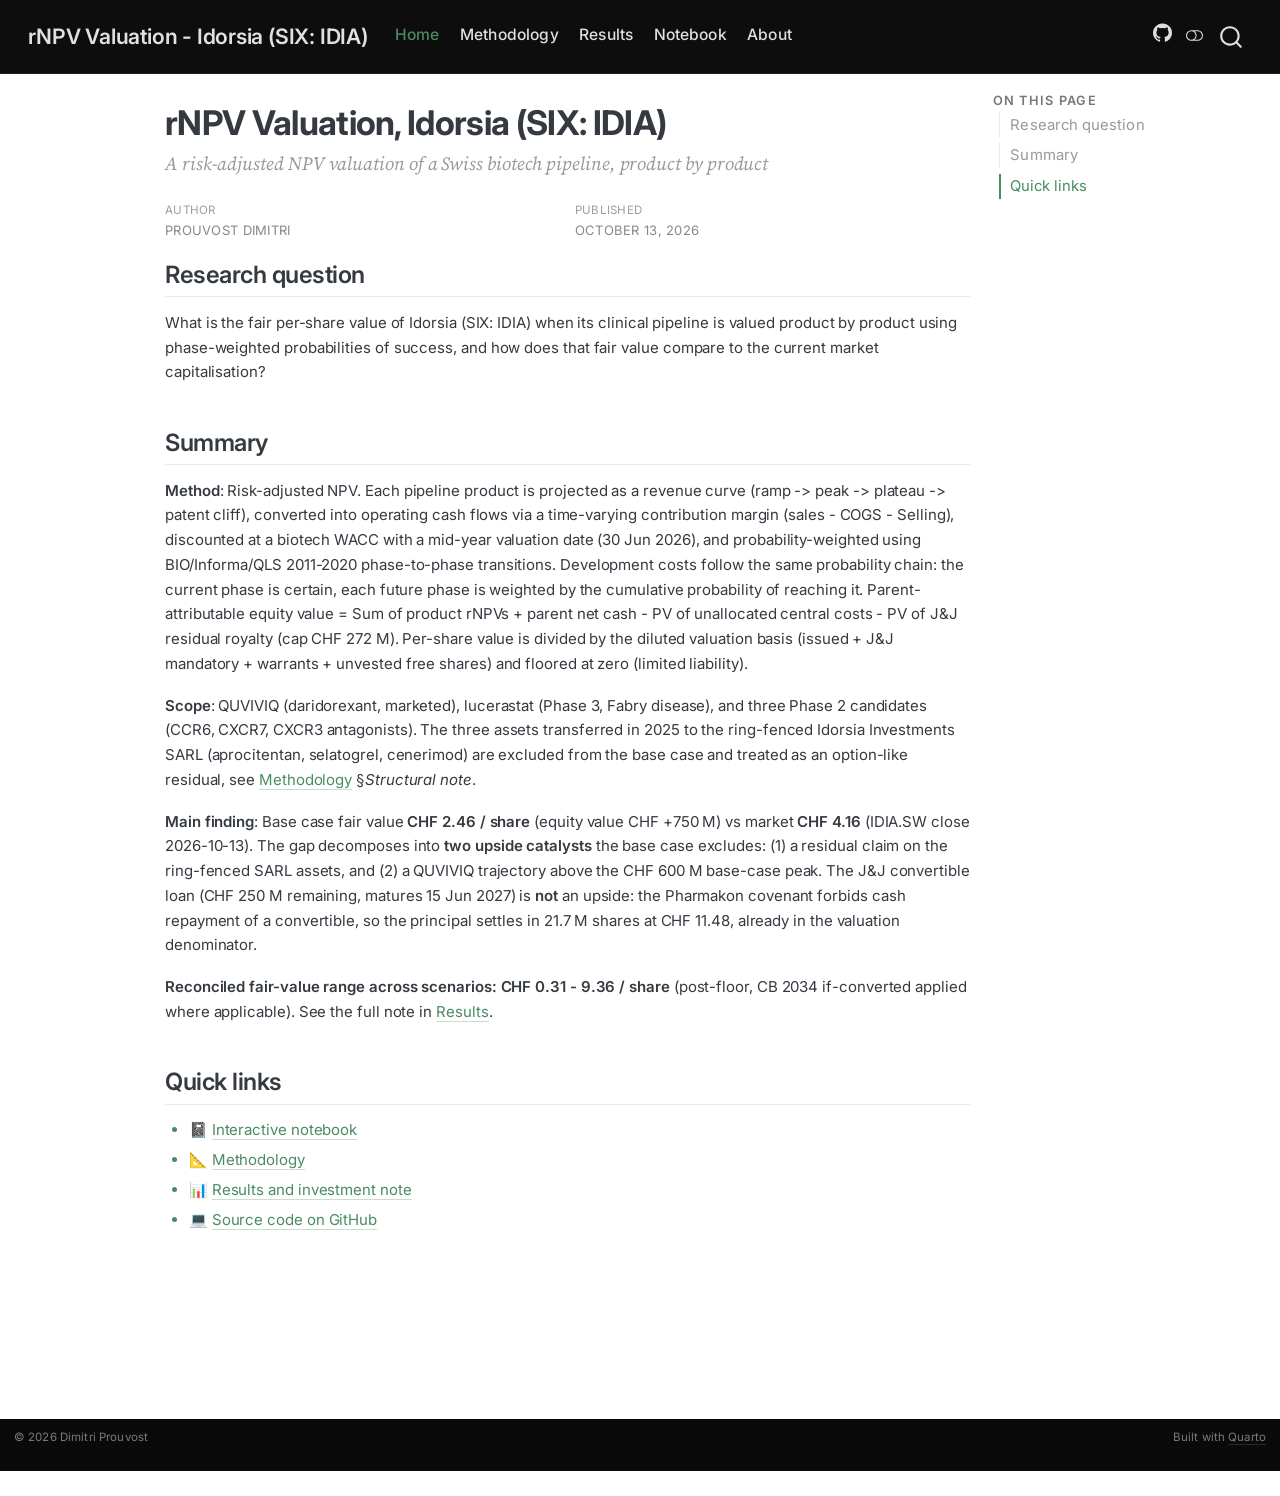
<file: index.html>
<!DOCTYPE html>
<html xmlns="http://www.w3.org/1999/xhtml" lang="en" xml:lang="en"><head>

<meta charset="utf-8">
<meta name="generator" content="quarto-1.10.19">

<meta name="viewport" content="width=device-width, initial-scale=1.0, user-scalable=yes">

<meta name="author" content="PROUVOST Dimitri">
<meta name="dcterms.date" content="2026-10-13">

<title>rNPV Valuation, Idorsia (SIX: IDIA) – rNPV Valuation - Idorsia (SIX: IDIA)</title>
<style>
/* Default styles provided by pandoc.
** See https://pandoc.org/MANUAL.html#variables-for-html for config info.
*/
span.smallcaps{font-variant: small-caps;}
div.columns{display: flex; gap: 1.5em;}
div.column{flex: auto;}
@media screen {
div.columns{gap: min(4vw, 1.5em);}
div.column{overflow-x: auto;}
}
div.hanging-indent{margin-left: 1.5em; text-indent: -1.5em;}
ul.task-list{list-style: none;}
ul.task-list li input[type="checkbox"] {
  width: 0.8em;
  margin: 0 0.8em 0.2em -1em; /* quarto-specific, see https://github.com/quarto-dev/quarto-cli/issues/4556 */ 
  vertical-align: middle;
}
</style>


<script src="site_libs/quarto-nav/quarto-nav.js"></script>
<script src="site_libs/quarto-nav/headroom.min.js"></script>
<script src="site_libs/clipboard/clipboard.min.js"></script>
<script src="site_libs/quarto-search/autocomplete.umd.js"></script>
<script src="site_libs/quarto-search/fuse.min.js"></script>
<script src="site_libs/quarto-search/quarto-search.js"></script>
<meta name="quarto:offset" content="./">
<script src="site_libs/quarto-html/quarto.js" type="module"></script>
<script src="site_libs/quarto-html/tabsets/tabsets.js" type="module"></script>
<script src="site_libs/quarto-html/popper.min.js"></script>
<script src="site_libs/quarto-html/tippy.umd.min.js"></script>
<script src="site_libs/quarto-html/anchor.min.js"></script>
<link href="site_libs/quarto-html/tippy.css" rel="stylesheet">
<link href="site_libs/quarto-html/quarto-syntax-highlighting-bf27225e3a48a9273f3daa8f8e829971.css" rel="stylesheet" class="quarto-color-scheme" id="quarto-text-highlighting-styles">
<link href="site_libs/quarto-html/quarto-syntax-highlighting-dark-b626d73c4c936ccc3cb08be7d45d1df6.css" rel="stylesheet" class="quarto-color-scheme quarto-color-alternate" id="quarto-text-highlighting-styles">
<link href="site_libs/quarto-html/quarto-syntax-highlighting-bf27225e3a48a9273f3daa8f8e829971.css" rel="stylesheet" class="quarto-color-scheme-extra" id="quarto-text-highlighting-styles">
<script src="site_libs/bootstrap/bootstrap.min.js"></script>
<link href="site_libs/bootstrap/bootstrap-icons.css" rel="stylesheet">
<link href="site_libs/bootstrap/bootstrap-5e1c5491ca906fac94265e6fd3dba6c2.min.css" rel="stylesheet" append-hash="true" class="quarto-color-scheme" id="quarto-bootstrap" data-mode="light">
<link href="site_libs/bootstrap/bootstrap-dark-286a6bf8a15cd314f8f5f30c28641f63.min.css" rel="stylesheet" append-hash="true" class="quarto-color-scheme quarto-color-alternate" id="quarto-bootstrap" data-mode="dark">
<link href="site_libs/bootstrap/bootstrap-5e1c5491ca906fac94265e6fd3dba6c2.min.css" rel="stylesheet" append-hash="true" class="quarto-color-scheme-extra" id="quarto-bootstrap" data-mode="light">
<script id="quarto-search-options" type="application/json">{
  "location": "navbar",
  "copy-button": false,
  "collapse-after": 3,
  "panel-placement": "end",
  "type": "overlay",
  "limit": 50,
  "keyboard-shortcut": [
    "f",
    "/",
    "s"
  ],
  "show-item-context": false,
  "language": {
    "search-no-results-text": "No results",
    "search-matching-documents-text": "matching documents",
    "search-copy-link-title": "Copy link to search",
    "search-hide-matches-text": "Hide additional matches",
    "search-more-match-text": "more match in this document",
    "search-more-matches-text": "more matches in this document",
    "search-clear-button-title": "Clear",
    "search-text-placeholder": "",
    "search-detached-cancel-button-title": "Cancel",
    "search-submit-button-title": "Submit",
    "search-label": "Search"
  }
}</script>
<style>html{ scroll-behavior: smooth; }</style>


</head>

<body class="nav-fixed quarto-light"><script id="quarto-html-before-body" type="application/javascript">
    const toggleBodyColorMode = (bsSheetEl) => {
      const mode = bsSheetEl.getAttribute("data-mode");
      const bodyEl = window.document.querySelector("body");
      if (mode === "dark") {
        bodyEl.classList.add("quarto-dark");
        bodyEl.classList.remove("quarto-light");
      } else {
        bodyEl.classList.add("quarto-light");
        bodyEl.classList.remove("quarto-dark");
      }
    }
    const toggleBodyColorPrimary = () => {
      const bsSheetEl = window.document.querySelector("link#quarto-bootstrap:not([rel=disabled-stylesheet])");
      if (bsSheetEl) {
        toggleBodyColorMode(bsSheetEl);
      }
    }
    const setColorSchemeToggle = (alternate) => {
      const toggles = window.document.querySelectorAll('.quarto-color-scheme-toggle');
      for (let i=0; i < toggles.length; i++) {
        const toggle = toggles[i];
        if (toggle) {
          if (alternate) {
            toggle.classList.add("alternate");
          } else {
            toggle.classList.remove("alternate");
          }
        }
      }
    };
    const toggleColorMode = (alternate) => {
      // Switch the stylesheets
      const primaryStylesheets = window.document.querySelectorAll('link.quarto-color-scheme:not(.quarto-color-alternate)');
      const alternateStylesheets = window.document.querySelectorAll('link.quarto-color-scheme.quarto-color-alternate');
      manageTransitions('#quarto-margin-sidebar .nav-link', false);
      if (alternate) {
        // note: dark is layered on light, we don't disable primary!
        enableStylesheet(alternateStylesheets);
        for (const sheetNode of alternateStylesheets) {
          if (sheetNode.id === "quarto-bootstrap") {
            toggleBodyColorMode(sheetNode);
          }
        }
      } else {
        disableStylesheet(alternateStylesheets);
        enableStylesheet(primaryStylesheets)
        toggleBodyColorPrimary();
      }
      manageTransitions('#quarto-margin-sidebar .nav-link', true);
      // Switch the toggles
      setColorSchemeToggle(alternate)
      // Hack to workaround the fact that safari doesn't
      // properly recolor the scrollbar when toggling (#1455)
      if (navigator.userAgent.indexOf('Safari') > 0 && navigator.userAgent.indexOf('Chrome') == -1) {
        manageTransitions("body", false);
        window.scrollTo(0, 1);
        setTimeout(() => {
          window.scrollTo(0, 0);
          manageTransitions("body", true);
        }, 40);
      }
    }
    const disableStylesheet = (stylesheets) => {
      for (let i=0; i < stylesheets.length; i++) {
        const stylesheet = stylesheets[i];
        stylesheet.rel = 'disabled-stylesheet';
      }
    }
    const enableStylesheet = (stylesheets) => {
      for (let i=0; i < stylesheets.length; i++) {
        const stylesheet = stylesheets[i];
        if(stylesheet.rel !== 'stylesheet') { // for Chrome, which will still FOUC without this check
          stylesheet.rel = 'stylesheet';
        }
      }
    }
    const manageTransitions = (selector, allowTransitions) => {
      const els = window.document.querySelectorAll(selector);
      for (let i=0; i < els.length; i++) {
        const el = els[i];
        if (allowTransitions) {
          el.classList.remove('notransition');
        } else {
          el.classList.add('notransition');
        }
      }
    }
    const isFileUrl = () => {
      return window.location.protocol === 'file:';
    }
    const hasAlternateSentinel = () => {
      let styleSentinel = getColorSchemeSentinel();
      if (styleSentinel !== null) {
        return styleSentinel === "alternate";
      } else {
        return false;
      }
    }
    const setStyleSentinel = (alternate) => {
      const value = alternate ? "alternate" : "default";
      if (!isFileUrl()) {
        window.localStorage.setItem("quarto-color-scheme", value);
      } else {
        localAlternateSentinel = value;
      }
    }
    const getColorSchemeSentinel = () => {
      if (!isFileUrl()) {
        const storageValue = window.localStorage.getItem("quarto-color-scheme");
        return storageValue != null ? storageValue : localAlternateSentinel;
      } else {
        return localAlternateSentinel;
      }
    }
    const toggleGiscusIfUsed = (isAlternate, darkModeDefault) => {
      const baseTheme = document.querySelector('#giscus-base-theme')?.value ?? 'light';
      const alternateTheme = document.querySelector('#giscus-alt-theme')?.value ?? 'dark';
      let newTheme = '';
      if(authorPrefersDark) {
        newTheme = isAlternate ? baseTheme : alternateTheme;
      } else {
        newTheme = isAlternate ? alternateTheme : baseTheme;
      }
      const changeGiscusTheme = () => {
        // From: https://github.com/giscus/giscus/issues/336
        const sendMessage = (message) => {
          const iframe = document.querySelector('iframe.giscus-frame');
          if (!iframe) return;
          iframe.contentWindow.postMessage({ giscus: message }, 'https://giscus.app');
        }
        sendMessage({
          setConfig: {
            theme: newTheme
          }
        });
      }
      const isGiscussLoaded = window.document.querySelector('iframe.giscus-frame') !== null;
      if (isGiscussLoaded) {
        changeGiscusTheme();
      }
    };
    const authorPrefersDark = false;
    const darkModeDefault = authorPrefersDark;
      document.querySelector('link#quarto-text-highlighting-styles.quarto-color-scheme-extra').rel = 'disabled-stylesheet';
      document.querySelector('link#quarto-bootstrap.quarto-color-scheme-extra').rel = 'disabled-stylesheet';
    let localAlternateSentinel = darkModeDefault ? 'alternate' : 'default';
    // Dark / light mode switch
    window.quartoToggleColorScheme = () => {
      // Read the current dark / light value
      let toAlternate = !hasAlternateSentinel();
      toggleColorMode(toAlternate);
      setStyleSentinel(toAlternate);
      toggleGiscusIfUsed(toAlternate, darkModeDefault);
      window.dispatchEvent(new Event('resize'));
    };
    // Switch to dark mode if need be
    if (hasAlternateSentinel()) {
      toggleColorMode(true);
    } else {
      toggleColorMode(false);
    }
  </script>

<div id="quarto-search-results"></div>
  <header id="quarto-header" class="headroom fixed-top">
    <nav class="navbar navbar-expand-lg " data-bs-theme="dark">
      <div class="navbar-container container-fluid">
      <div class="navbar-brand-container mx-auto">
    <a class="navbar-brand" href="./index.html">
    <span class="navbar-title">rNPV Valuation - Idorsia (SIX: IDIA)</span>
    </a>
  </div>
            <div id="quarto-search" class="" title="Search"></div>
          <button class="navbar-toggler" type="button" data-bs-toggle="collapse" data-bs-target="#navbarCollapse" aria-controls="navbarCollapse" role="menu" aria-expanded="false" aria-label="Toggle navigation" onclick="if (window.quartoToggleHeadroom) { window.quartoToggleHeadroom(); }">
  <span class="navbar-toggler-icon"></span>
</button>
          <div class="collapse navbar-collapse" id="navbarCollapse">
            <ul class="navbar-nav navbar-nav-scroll me-auto">
  <li class="nav-item">
    <a class="nav-link active" href="./index.html" aria-current="page"> 
<span class="menu-text">Home</span></a>
  </li>  
  <li class="nav-item">
    <a class="nav-link" href="./methodology.html"> 
<span class="menu-text">Methodology</span></a>
  </li>  
  <li class="nav-item">
    <a class="nav-link" href="./results.html"> 
<span class="menu-text">Results</span></a>
  </li>  
  <li class="nav-item">
    <a class="nav-link" href="./notebook.html"> 
<span class="menu-text">Notebook</span></a>
  </li>  
  <li class="nav-item">
    <a class="nav-link" href="./about.html"> 
<span class="menu-text">About</span></a>
  </li>  
</ul>
            <ul class="navbar-nav navbar-nav-scroll ms-auto">
  <li class="nav-item compact">
    <a class="nav-link" href="https://github.com/DimitriPr/rnpv-idorsia-valuation"> <i class="bi bi-github" role="img" aria-label="GitHub">
</i> 
<span class="menu-text"></span></a>
  </li>  
</ul>
          </div> <!-- /navcollapse -->
            <div class="quarto-navbar-tools">
  <a href="" class="quarto-color-scheme-toggle quarto-navigation-tool  px-1" onclick="window.quartoToggleColorScheme(); return false;" title="Toggle dark mode"><i class="bi"></i></a>
</div>
      </div> <!-- /container-fluid -->
    </nav>
</header>
<!-- content -->
<div id="quarto-content" class="quarto-container page-columns page-rows-contents page-layout-article page-navbar">
<!-- sidebar -->
<!-- margin-sidebar -->
    <div id="quarto-margin-sidebar" class="sidebar margin-sidebar">
        <nav id="TOC" role="doc-toc" class="toc-active">
    <h2 id="toc-title">On this page</h2>
   
  <ul>
  <li><a href="#research-question" id="toc-research-question" class="nav-link active" data-scroll-target="#research-question">Research question</a></li>
  <li><a href="#summary" id="toc-summary" class="nav-link" data-scroll-target="#summary">Summary</a></li>
  <li><a href="#quick-links" id="toc-quick-links" class="nav-link" data-scroll-target="#quick-links">Quick links</a></li>
  </ul>
</nav>
    </div>
<!-- main -->
<main class="content" id="quarto-document-content">


<header id="title-block-header" class="quarto-title-block default">
<div class="quarto-title">
<h1 class="title">rNPV Valuation, Idorsia (SIX: IDIA)</h1>
<p class="subtitle lead">A risk-adjusted NPV valuation of a Swiss biotech pipeline, product by product</p>
</div>



<div class="quarto-title-meta">

    <div>
    <div class="quarto-title-meta-heading">Author</div>
    <div class="quarto-title-meta-contents">
             <p>PROUVOST Dimitri </p>
          </div>
  </div>
    
    <div>
    <div class="quarto-title-meta-heading">Published</div>
    <div class="quarto-title-meta-contents">
      <p class="date">October 13, 2026</p>
    </div>
  </div>
  
    
  </div>
  


</header>


<section id="research-question" class="level2">
<h2 class="anchored" data-anchor-id="research-question">Research question</h2>
<p>What is the fair per-share value of Idorsia (SIX: IDIA) when its clinical pipeline is valued product by product using phase-weighted probabilities of success, and how does that fair value compare to the current market capitalisation?</p>
</section>
<section id="summary" class="level2">
<h2 class="anchored" data-anchor-id="summary">Summary</h2>
<p><strong>Method</strong>: Risk-adjusted NPV. Each pipeline product is projected as a revenue curve (ramp -&gt; peak -&gt; plateau -&gt; patent cliff), converted into operating cash flows via a time-varying contribution margin (sales - COGS - Selling), discounted at a biotech WACC with a mid-year valuation date (30 Jun 2026), and probability-weighted using BIO/Informa/QLS 2011-2020 phase-to-phase transitions. Development costs follow the same probability chain: the current phase is certain, each future phase is weighted by the cumulative probability of reaching it. Parent-attributable equity value = Sum of product rNPVs + parent net cash - PV of unallocated central costs - PV of J&amp;J residual royalty (cap CHF 272 M). Per-share value is divided by the diluted valuation basis (issued + J&amp;J mandatory + warrants + unvested free shares) and floored at zero (limited liability).</p>
<p><strong>Scope</strong>: QUVIVIQ (daridorexant, marketed), lucerastat (Phase 3, Fabry disease), and three Phase 2 candidates (CCR6, CXCR7, CXCR3 antagonists). The three assets transferred in 2025 to the ring-fenced Idorsia Investments SARL (aprocitentan, selatogrel, cenerimod) are excluded from the base case and treated as an option-like residual, see <a href="./methodology.html">Methodology</a> §<em>Structural note</em>.</p>
<p><strong>Main finding</strong>: Base case fair value <strong>CHF 2.46 / share</strong> (equity value CHF +750 M) vs market <strong>CHF 4.16</strong> (IDIA.SW close 2026-10-13). The gap decomposes into <strong>two upside catalysts</strong> the base case excludes: (1) a residual claim on the ring-fenced SARL assets, and (2) a QUVIVIQ trajectory above the CHF 600 M base-case peak. The J&amp;J convertible loan (CHF 250 M remaining, matures 15 Jun 2027) is <strong>not</strong> an upside: the Pharmakon covenant forbids cash repayment of a convertible, so the principal settles in 21.7 M shares at CHF 11.48, already in the valuation denominator.</p>
<p><strong>Reconciled fair-value range across scenarios: CHF 0.31 - 9.36 / share</strong> (post-floor, CB 2034 if-converted applied where applicable). See the full note in <a href="./results.html">Results</a>.</p>
</section>
<section id="quick-links" class="level2">
<h2 class="anchored" data-anchor-id="quick-links">Quick links</h2>
<ul>
<li>📓 <a href="./notebook.html">Interactive notebook</a></li>
<li>📐 <a href="./methodology.html">Methodology</a></li>
<li>📊 <a href="./results.html">Results and investment note</a></li>
<li>💻 <a href="https://github.com/DimitriPr/rnpv-idorsia-valuation">Source code on GitHub</a></li>
</ul>


</section>

</main> <!-- /main -->
<script id="quarto-html-after-body" type="application/javascript">
  window.document.addEventListener("DOMContentLoaded", function (event) {
    // Ensure there is a toggle, if there isn't float one in the top right
    if (window.document.querySelector('.quarto-color-scheme-toggle') === null) {
      const a = window.document.createElement('a');
      a.classList.add('top-right');
      a.classList.add('quarto-color-scheme-toggle');
      a.href = "";
      a.onclick = function() { try { window.quartoToggleColorScheme(); } catch {} return false; };
      const i = window.document.createElement("i");
      i.classList.add('bi');
      a.appendChild(i);
      window.document.body.appendChild(a);
    }
    setColorSchemeToggle(hasAlternateSentinel())
    const icon = "";
    const anchorJS = new window.AnchorJS();
    anchorJS.options = {
      placement: 'right',
      icon: icon
    };
    anchorJS.add('.anchored');
    const isCodeAnnotation = (el) => {
      for (const clz of el.classList) {
        if (clz.startsWith('code-annotation-')) {                     
          return true;
        }
      }
      return false;
    }
    const onCopySuccess = function(e) {
      // button target
      const button = e.trigger;
      // don't keep focus
      button.blur();
      // flash "checked"
      button.classList.add('code-copy-button-checked');
      var currentTitle = button.getAttribute("title");
      button.setAttribute("title", "Copied!");
      let tooltip;
      if (window.bootstrap) {
        button.setAttribute("data-bs-toggle", "tooltip");
        button.setAttribute("data-bs-placement", "left");
        button.setAttribute("data-bs-title", "Copied!");
        tooltip = new bootstrap.Tooltip(button, 
          { trigger: "manual", 
            customClass: "code-copy-button-tooltip",
            offset: [0, -8]});
        tooltip.show();    
      }
      setTimeout(function() {
        if (tooltip) {
          tooltip.hide();
          button.removeAttribute("data-bs-title");
          button.removeAttribute("data-bs-toggle");
          button.removeAttribute("data-bs-placement");
        }
        button.setAttribute("title", currentTitle);
        button.classList.remove('code-copy-button-checked');
      }, 1000);
      // clear code selection
      e.clearSelection();
    }
    const getTextToCopy = function(trigger) {
      const outerScaffold = trigger.parentElement.cloneNode(true);
      const codeEl = outerScaffold.querySelector('code');
      for (const childEl of codeEl.children) {
        if (isCodeAnnotation(childEl)) {
          childEl.remove();
        }
      }
      return codeEl.innerText;
    }
    const clipboard = new window.ClipboardJS('.code-copy-button:not([data-in-quarto-modal])', {
      text: getTextToCopy
    });
    clipboard.on('success', onCopySuccess);
    if (window.document.getElementById('quarto-embedded-source-code-modal')) {
      const clipboardModal = new window.ClipboardJS('.code-copy-button[data-in-quarto-modal]', {
        text: getTextToCopy,
        container: window.document.getElementById('quarto-embedded-source-code-modal')
      });
      clipboardModal.on('success', onCopySuccess);
    }
    const viewSource = window.document.getElementById('quarto-view-source') ||
                       window.document.getElementById('quarto-code-tools-source');
    if (viewSource) {
      const sourceUrl = viewSource.getAttribute("data-quarto-source-url");
      viewSource.addEventListener("click", function(e) {
        if (sourceUrl) {
          // rstudio viewer pane
          if (/\bcapabilities=\b/.test(window.location)) {
            window.open(sourceUrl);
          } else {
            window.location.href = sourceUrl;
          }
        } else {
          const modal = new bootstrap.Modal(document.getElementById('quarto-embedded-source-code-modal'));
          modal.show();
        }
        return false;
      });
    }
    function toggleCodeHandler(show) {
      return function(e) {
        const cellDetails = window.document.querySelectorAll(".cell details.code-fold");
        for (let i=0; i<cellDetails.length; i++) {
          const details = cellDetails[i];
          if (show) {
            details.open = true;
          } else {
            details.removeAttribute("open");
          }
        }
        const cellCodeDivs = window.document.querySelectorAll(".cell div.sourceCode.cell-code");
        const fromCls = show ? "hidden" : "unhidden";
        const toCls = show ? "unhidden" : "hidden";
        for (let i=0; i<cellCodeDivs.length; i++) {
          const codeDiv = cellCodeDivs[i];
          if (codeDiv.classList.contains(fromCls)) {
            codeDiv.classList.remove(fromCls);
            codeDiv.classList.add(toCls);
          } 
        }
        return false;
      }
    }
    const hideAllCode = window.document.getElementById("quarto-hide-all-code");
    if (hideAllCode) {
      hideAllCode.addEventListener("click", toggleCodeHandler(false));
    }
    const showAllCode = window.document.getElementById("quarto-show-all-code");
    if (showAllCode) {
      showAllCode.addEventListener("click", toggleCodeHandler(true));
    }
      var localhostRegex = new RegExp(/^(?:http|https):\/\/localhost\:?[0-9]*\//);
      var mailtoRegex = new RegExp(/^mailto:/);
        var filterRegex = new RegExp('/' + window.location.host + '/');
      var isInternal = (href) => {
          return filterRegex.test(href) || localhostRegex.test(href) || mailtoRegex.test(href);
      }
      // Inspect non-navigation links and adorn them if external
     var links = window.document.querySelectorAll('a[href]:not(.nav-link):not(.navbar-brand):not(.toc-action):not(.sidebar-link):not(.sidebar-item-toggle):not(.pagination-link):not(.no-external):not([aria-hidden]):not(.dropdown-item):not(.quarto-navigation-tool):not(.about-link)');
      for (var i=0; i<links.length; i++) {
        const link = links[i];
        if (!isInternal(link.href)) {
          // undo the damage that might have been done by quarto-nav.js in the case of
          // links that we want to consider external
          if (link.dataset.originalHref !== undefined) {
            link.href = link.dataset.originalHref;
          }
            // target, if specified
            link.setAttribute("target", "_blank");
            if (link.getAttribute("rel") === null) {
              link.setAttribute("rel", "noopener");
            }
        }
      }
    function tippyHover(el, contentFn, onTriggerFn, onUntriggerFn) {
      const config = {
        allowHTML: true,
        maxWidth: 500,
        delay: 100,
        arrow: false,
        appendTo: function(el) {
            return el.parentElement;
        },
        interactive: true,
        interactiveBorder: 10,
        theme: 'quarto',
        placement: 'bottom-start',
      };
      if (contentFn) {
        config.content = contentFn;
      }
      if (onTriggerFn) {
        config.onTrigger = onTriggerFn;
      }
      if (onUntriggerFn) {
        config.onUntrigger = onUntriggerFn;
      }
      window.tippy(el, config); 
    }
    const noterefs = window.document.querySelectorAll('a[role="doc-noteref"]');
    for (var i=0; i<noterefs.length; i++) {
      const ref = noterefs[i];
      tippyHover(ref, function() {
        // use id or data attribute instead here
        let href = ref.getAttribute('data-footnote-href') || ref.getAttribute('href');
        try { href = new URL(href).hash; } catch {}
        const id = href.replace(/^#\/?/, "");
        const note = window.document.getElementById(id);
        if (note) {
          return note.innerHTML;
        } else {
          return "";
        }
      });
    }
    const xrefs = window.document.querySelectorAll('a.quarto-xref');
    const processXRef = (id, note) => {
      // Strip column container classes
      const stripColumnClz = (el) => {
        el.classList.remove("page-full", "page-columns");
        if (el.children) {
          for (const child of el.children) {
            stripColumnClz(child);
          }
        }
      }
      stripColumnClz(note)
      if (id === null || id.startsWith('sec-')) {
        // Special case sections, only their first couple elements
        const container = document.createElement("div");
        if (note.children && note.children.length > 2) {
          container.appendChild(note.children[0].cloneNode(true));
          for (let i = 1; i < note.children.length; i++) {
            const child = note.children[i];
            if (child.tagName === "P" && child.innerText === "") {
              continue;
            } else {
              container.appendChild(child.cloneNode(true));
              break;
            }
          }
          if (window.Quarto?.typesetMath) {
            window.Quarto.typesetMath(container);
          }
          return container.innerHTML
        } else {
          if (window.Quarto?.typesetMath) {
            window.Quarto.typesetMath(note);
          }
          return note.innerHTML;
        }
      } else {
        // Remove any anchor links if they are present
        const anchorLink = note.querySelector('a.anchorjs-link');
        if (anchorLink) {
          anchorLink.remove();
        }
        if (window.Quarto?.typesetMath) {
          window.Quarto.typesetMath(note);
        }
        if (note.classList.contains("callout")) {
          return note.outerHTML;
        } else {
          return note.innerHTML;
        }
      }
    }
    for (var i=0; i<xrefs.length; i++) {
      const xref = xrefs[i];
      tippyHover(xref, undefined, function(instance) {
        instance.disable();
        let url = xref.getAttribute('href');
        let hash = undefined; 
        if (url.startsWith('#')) {
          hash = url;
        } else {
          try { hash = new URL(url).hash; } catch {}
        }
        if (hash) {
          const id = hash.replace(/^#\/?/, "");
          const note = window.document.getElementById(id);
          if (note !== null) {
            try {
              const html = processXRef(id, note.cloneNode(true));
              instance.setContent(html);
            } finally {
              instance.enable();
              instance.show();
            }
          } else {
            // See if we can fetch this
            fetch(url.split('#')[0])
            .then(res => res.text())
            .then(html => {
              const parser = new DOMParser();
              const htmlDoc = parser.parseFromString(html, "text/html");
              const note = htmlDoc.getElementById(id);
              if (note !== null) {
                const html = processXRef(id, note);
                instance.setContent(html);
              } 
            }).finally(() => {
              instance.enable();
              instance.show();
            });
          }
        } else {
          // See if we can fetch a full url (with no hash to target)
          // This is a special case and we should probably do some content thinning / targeting
          fetch(url)
          .then(res => res.text())
          .then(html => {
            const parser = new DOMParser();
            const htmlDoc = parser.parseFromString(html, "text/html");
            const note = htmlDoc.querySelector('main.content');
            if (note !== null) {
              // This should only happen for chapter cross references
              // (since there is no id in the URL)
              // remove the first header
              if (note.children.length > 0 && note.children[0].tagName === "HEADER") {
                note.children[0].remove();
              }
              const html = processXRef(null, note);
              instance.setContent(html);
            } 
          }).finally(() => {
            instance.enable();
            instance.show();
          });
        }
      }, function(instance) {
      });
    }
        let selectedAnnoteEl;
        const selectorForAnnotation = ( cell, annotation) => {
          let cellAttr = 'data-code-cell="' + cell + '"';
          let lineAttr = 'data-code-annotation="' +  annotation + '"';
          const selector = 'span[' + cellAttr + '][' + lineAttr + ']';
          return selector;
        }
        const selectCodeLines = (annoteEl) => {
          const doc = window.document;
          const targetCell = annoteEl.getAttribute("data-target-cell");
          const targetAnnotation = annoteEl.getAttribute("data-target-annotation");
          const annoteSpan = window.document.querySelector(selectorForAnnotation(targetCell, targetAnnotation));
          const lines = annoteSpan.getAttribute("data-code-lines").split(",");
          const lineIds = lines.map((line) => {
            return targetCell + "-" + line;
          })
          let top = null;
          let height = null;
          let parent = null;
          if (lineIds.length > 0) {
              //compute the position of the single el (top and bottom and make a div)
              const el = window.document.getElementById(lineIds[0]);
              top = el.offsetTop;
              height = el.offsetHeight;
              parent = el.parentElement.parentElement;
            if (lineIds.length > 1) {
              const lastEl = window.document.getElementById(lineIds[lineIds.length - 1]);
              const bottom = lastEl.offsetTop + lastEl.offsetHeight;
              height = bottom - top;
            }
            if (top !== null && height !== null && parent !== null) {
              // cook up a div (if necessary) and position it 
              let div = window.document.getElementById("code-annotation-line-highlight");
              if (div === null) {
                div = window.document.createElement("div");
                div.setAttribute("id", "code-annotation-line-highlight");
                div.style.position = 'absolute';
                parent.appendChild(div);
              }
              div.style.top = top - 2 + "px";
              div.style.height = height + 4 + "px";
              div.style.left = 0;
              let gutterDiv = window.document.getElementById("code-annotation-line-highlight-gutter");
              if (gutterDiv === null) {
                gutterDiv = window.document.createElement("div");
                gutterDiv.setAttribute("id", "code-annotation-line-highlight-gutter");
                gutterDiv.style.position = 'absolute';
                const codeCell = window.document.getElementById(targetCell);
                const gutter = codeCell.querySelector('.code-annotation-gutter');
                gutter.appendChild(gutterDiv);
              }
              gutterDiv.style.top = top - 2 + "px";
              gutterDiv.style.height = height + 4 + "px";
            }
            selectedAnnoteEl = annoteEl;
          }
        };
        const unselectCodeLines = () => {
          const elementsIds = ["code-annotation-line-highlight", "code-annotation-line-highlight-gutter"];
          elementsIds.forEach((elId) => {
            const div = window.document.getElementById(elId);
            if (div) {
              div.remove();
            }
          });
          selectedAnnoteEl = undefined;
        };
          // Handle positioning of the toggle
      window.addEventListener(
        "resize",
        throttle(() => {
          elRect = undefined;
          if (selectedAnnoteEl) {
            selectCodeLines(selectedAnnoteEl);
          }
        }, 10)
      );
      function throttle(fn, ms) {
      let throttle = false;
      let timer;
        return (...args) => {
          if(!throttle) { // first call gets through
              fn.apply(this, args);
              throttle = true;
          } else { // all the others get throttled
              if(timer) clearTimeout(timer); // cancel #2
              timer = setTimeout(() => {
                fn.apply(this, args);
                timer = throttle = false;
              }, ms);
          }
        };
      }
        // Attach click handler to the DT
        const annoteDls = window.document.querySelectorAll('dt[data-target-cell]');
        for (const annoteDlNode of annoteDls) {
          annoteDlNode.addEventListener('click', (event) => {
            const clickedEl = event.target;
            if (clickedEl !== selectedAnnoteEl) {
              unselectCodeLines();
              const activeEl = window.document.querySelector('dt[data-target-cell].code-annotation-active');
              if (activeEl) {
                activeEl.classList.remove('code-annotation-active');
              }
              selectCodeLines(clickedEl);
              clickedEl.classList.add('code-annotation-active');
            } else {
              // Unselect the line
              unselectCodeLines();
              clickedEl.classList.remove('code-annotation-active');
            }
          });
        }
    const findCites = (el) => {
      const parentEl = el.parentElement;
      if (parentEl) {
        const cites = parentEl.dataset.cites;
        if (cites) {
          return {
            el,
            cites: cites.split(' ')
          };
        } else {
          return findCites(el.parentElement)
        }
      } else {
        return undefined;
      }
    };
    var bibliorefs = window.document.querySelectorAll('a[role="doc-biblioref"]');
    for (var i=0; i<bibliorefs.length; i++) {
      const ref = bibliorefs[i];
      const citeInfo = findCites(ref);
      if (citeInfo) {
        tippyHover(citeInfo.el, function() {
          var popup = window.document.createElement('div');
          citeInfo.cites.forEach(function(cite) {
            var citeDiv = window.document.createElement('div');
            citeDiv.classList.add('hanging-indent');
            citeDiv.classList.add('csl-entry');
            var biblioDiv = window.document.getElementById('ref-' + cite);
            if (biblioDiv) {
              citeDiv.innerHTML = biblioDiv.innerHTML;
            }
            popup.appendChild(citeDiv);
          });
          return popup.innerHTML;
        });
      }
    }
  });
  </script>
</div> <!-- /content -->
<footer class="footer">
  <div class="nav-footer">
    <div class="nav-footer-left">
<p>© 2026 Dimitri Prouvost</p>
</div>   
    <div class="nav-footer-center">
      &nbsp;
    </div>
    <div class="nav-footer-right">
<p>Built with <a href="https://quarto.org">Quarto</a></p>
</div>
  </div>
</footer>




<script src="site_libs/quarto-html/zenscroll-min.js"></script>
</body></html>
</file>
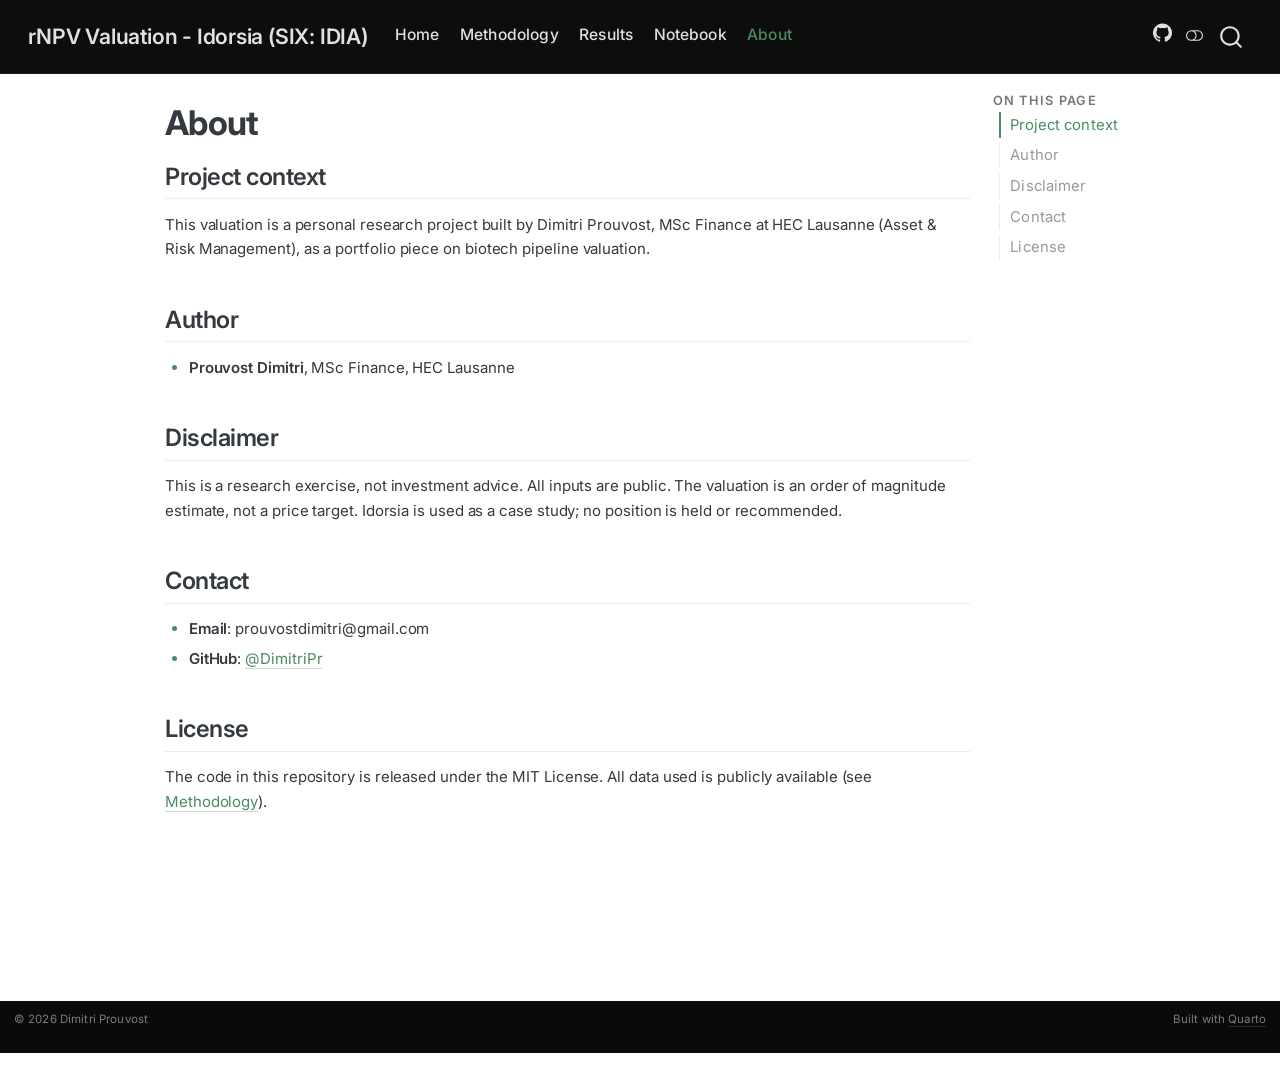
<file: about.html>
<!DOCTYPE html>
<html xmlns="http://www.w3.org/1999/xhtml" lang="en" xml:lang="en"><head>

<meta charset="utf-8">
<meta name="generator" content="quarto-1.10.19">

<meta name="viewport" content="width=device-width, initial-scale=1.0, user-scalable=yes">


<title>About – rNPV Valuation - Idorsia (SIX: IDIA)</title>
<style>
/* Default styles provided by pandoc.
** See https://pandoc.org/MANUAL.html#variables-for-html for config info.
*/
span.smallcaps{font-variant: small-caps;}
div.columns{display: flex; gap: 1.5em;}
div.column{flex: auto;}
@media screen {
div.columns{gap: min(4vw, 1.5em);}
div.column{overflow-x: auto;}
}
div.hanging-indent{margin-left: 1.5em; text-indent: -1.5em;}
ul.task-list{list-style: none;}
ul.task-list li input[type="checkbox"] {
  width: 0.8em;
  margin: 0 0.8em 0.2em -1em; /* quarto-specific, see https://github.com/quarto-dev/quarto-cli/issues/4556 */ 
  vertical-align: middle;
}
</style>


<script src="site_libs/quarto-nav/quarto-nav.js"></script>
<script src="site_libs/quarto-nav/headroom.min.js"></script>
<script src="site_libs/clipboard/clipboard.min.js"></script>
<script src="site_libs/quarto-search/autocomplete.umd.js"></script>
<script src="site_libs/quarto-search/fuse.min.js"></script>
<script src="site_libs/quarto-search/quarto-search.js"></script>
<meta name="quarto:offset" content="./">
<script src="site_libs/quarto-html/quarto.js" type="module"></script>
<script src="site_libs/quarto-html/tabsets/tabsets.js" type="module"></script>
<script src="site_libs/quarto-html/popper.min.js"></script>
<script src="site_libs/quarto-html/tippy.umd.min.js"></script>
<script src="site_libs/quarto-html/anchor.min.js"></script>
<link href="site_libs/quarto-html/tippy.css" rel="stylesheet">
<link href="site_libs/quarto-html/quarto-syntax-highlighting-bf27225e3a48a9273f3daa8f8e829971.css" rel="stylesheet" class="quarto-color-scheme" id="quarto-text-highlighting-styles">
<link href="site_libs/quarto-html/quarto-syntax-highlighting-dark-b626d73c4c936ccc3cb08be7d45d1df6.css" rel="stylesheet" class="quarto-color-scheme quarto-color-alternate" id="quarto-text-highlighting-styles">
<link href="site_libs/quarto-html/quarto-syntax-highlighting-bf27225e3a48a9273f3daa8f8e829971.css" rel="stylesheet" class="quarto-color-scheme-extra" id="quarto-text-highlighting-styles">
<script src="site_libs/bootstrap/bootstrap.min.js"></script>
<link href="site_libs/bootstrap/bootstrap-icons.css" rel="stylesheet">
<link href="site_libs/bootstrap/bootstrap-5e1c5491ca906fac94265e6fd3dba6c2.min.css" rel="stylesheet" append-hash="true" class="quarto-color-scheme" id="quarto-bootstrap" data-mode="light">
<link href="site_libs/bootstrap/bootstrap-dark-286a6bf8a15cd314f8f5f30c28641f63.min.css" rel="stylesheet" append-hash="true" class="quarto-color-scheme quarto-color-alternate" id="quarto-bootstrap" data-mode="dark">
<link href="site_libs/bootstrap/bootstrap-5e1c5491ca906fac94265e6fd3dba6c2.min.css" rel="stylesheet" append-hash="true" class="quarto-color-scheme-extra" id="quarto-bootstrap" data-mode="light">
<script id="quarto-search-options" type="application/json">{
  "location": "navbar",
  "copy-button": false,
  "collapse-after": 3,
  "panel-placement": "end",
  "type": "overlay",
  "limit": 50,
  "keyboard-shortcut": [
    "f",
    "/",
    "s"
  ],
  "show-item-context": false,
  "language": {
    "search-no-results-text": "No results",
    "search-matching-documents-text": "matching documents",
    "search-copy-link-title": "Copy link to search",
    "search-hide-matches-text": "Hide additional matches",
    "search-more-match-text": "more match in this document",
    "search-more-matches-text": "more matches in this document",
    "search-clear-button-title": "Clear",
    "search-text-placeholder": "",
    "search-detached-cancel-button-title": "Cancel",
    "search-submit-button-title": "Submit",
    "search-label": "Search"
  }
}</script>
<style>html{ scroll-behavior: smooth; }</style>


</head>

<body class="nav-fixed quarto-light"><script id="quarto-html-before-body" type="application/javascript">
    const toggleBodyColorMode = (bsSheetEl) => {
      const mode = bsSheetEl.getAttribute("data-mode");
      const bodyEl = window.document.querySelector("body");
      if (mode === "dark") {
        bodyEl.classList.add("quarto-dark");
        bodyEl.classList.remove("quarto-light");
      } else {
        bodyEl.classList.add("quarto-light");
        bodyEl.classList.remove("quarto-dark");
      }
    }
    const toggleBodyColorPrimary = () => {
      const bsSheetEl = window.document.querySelector("link#quarto-bootstrap:not([rel=disabled-stylesheet])");
      if (bsSheetEl) {
        toggleBodyColorMode(bsSheetEl);
      }
    }
    const setColorSchemeToggle = (alternate) => {
      const toggles = window.document.querySelectorAll('.quarto-color-scheme-toggle');
      for (let i=0; i < toggles.length; i++) {
        const toggle = toggles[i];
        if (toggle) {
          if (alternate) {
            toggle.classList.add("alternate");
          } else {
            toggle.classList.remove("alternate");
          }
        }
      }
    };
    const toggleColorMode = (alternate) => {
      // Switch the stylesheets
      const primaryStylesheets = window.document.querySelectorAll('link.quarto-color-scheme:not(.quarto-color-alternate)');
      const alternateStylesheets = window.document.querySelectorAll('link.quarto-color-scheme.quarto-color-alternate');
      manageTransitions('#quarto-margin-sidebar .nav-link', false);
      if (alternate) {
        // note: dark is layered on light, we don't disable primary!
        enableStylesheet(alternateStylesheets);
        for (const sheetNode of alternateStylesheets) {
          if (sheetNode.id === "quarto-bootstrap") {
            toggleBodyColorMode(sheetNode);
          }
        }
      } else {
        disableStylesheet(alternateStylesheets);
        enableStylesheet(primaryStylesheets)
        toggleBodyColorPrimary();
      }
      manageTransitions('#quarto-margin-sidebar .nav-link', true);
      // Switch the toggles
      setColorSchemeToggle(alternate)
      // Hack to workaround the fact that safari doesn't
      // properly recolor the scrollbar when toggling (#1455)
      if (navigator.userAgent.indexOf('Safari') > 0 && navigator.userAgent.indexOf('Chrome') == -1) {
        manageTransitions("body", false);
        window.scrollTo(0, 1);
        setTimeout(() => {
          window.scrollTo(0, 0);
          manageTransitions("body", true);
        }, 40);
      }
    }
    const disableStylesheet = (stylesheets) => {
      for (let i=0; i < stylesheets.length; i++) {
        const stylesheet = stylesheets[i];
        stylesheet.rel = 'disabled-stylesheet';
      }
    }
    const enableStylesheet = (stylesheets) => {
      for (let i=0; i < stylesheets.length; i++) {
        const stylesheet = stylesheets[i];
        if(stylesheet.rel !== 'stylesheet') { // for Chrome, which will still FOUC without this check
          stylesheet.rel = 'stylesheet';
        }
      }
    }
    const manageTransitions = (selector, allowTransitions) => {
      const els = window.document.querySelectorAll(selector);
      for (let i=0; i < els.length; i++) {
        const el = els[i];
        if (allowTransitions) {
          el.classList.remove('notransition');
        } else {
          el.classList.add('notransition');
        }
      }
    }
    const isFileUrl = () => {
      return window.location.protocol === 'file:';
    }
    const hasAlternateSentinel = () => {
      let styleSentinel = getColorSchemeSentinel();
      if (styleSentinel !== null) {
        return styleSentinel === "alternate";
      } else {
        return false;
      }
    }
    const setStyleSentinel = (alternate) => {
      const value = alternate ? "alternate" : "default";
      if (!isFileUrl()) {
        window.localStorage.setItem("quarto-color-scheme", value);
      } else {
        localAlternateSentinel = value;
      }
    }
    const getColorSchemeSentinel = () => {
      if (!isFileUrl()) {
        const storageValue = window.localStorage.getItem("quarto-color-scheme");
        return storageValue != null ? storageValue : localAlternateSentinel;
      } else {
        return localAlternateSentinel;
      }
    }
    const toggleGiscusIfUsed = (isAlternate, darkModeDefault) => {
      const baseTheme = document.querySelector('#giscus-base-theme')?.value ?? 'light';
      const alternateTheme = document.querySelector('#giscus-alt-theme')?.value ?? 'dark';
      let newTheme = '';
      if(authorPrefersDark) {
        newTheme = isAlternate ? baseTheme : alternateTheme;
      } else {
        newTheme = isAlternate ? alternateTheme : baseTheme;
      }
      const changeGiscusTheme = () => {
        // From: https://github.com/giscus/giscus/issues/336
        const sendMessage = (message) => {
          const iframe = document.querySelector('iframe.giscus-frame');
          if (!iframe) return;
          iframe.contentWindow.postMessage({ giscus: message }, 'https://giscus.app');
        }
        sendMessage({
          setConfig: {
            theme: newTheme
          }
        });
      }
      const isGiscussLoaded = window.document.querySelector('iframe.giscus-frame') !== null;
      if (isGiscussLoaded) {
        changeGiscusTheme();
      }
    };
    const authorPrefersDark = false;
    const darkModeDefault = authorPrefersDark;
      document.querySelector('link#quarto-text-highlighting-styles.quarto-color-scheme-extra').rel = 'disabled-stylesheet';
      document.querySelector('link#quarto-bootstrap.quarto-color-scheme-extra').rel = 'disabled-stylesheet';
    let localAlternateSentinel = darkModeDefault ? 'alternate' : 'default';
    // Dark / light mode switch
    window.quartoToggleColorScheme = () => {
      // Read the current dark / light value
      let toAlternate = !hasAlternateSentinel();
      toggleColorMode(toAlternate);
      setStyleSentinel(toAlternate);
      toggleGiscusIfUsed(toAlternate, darkModeDefault);
      window.dispatchEvent(new Event('resize'));
    };
    // Switch to dark mode if need be
    if (hasAlternateSentinel()) {
      toggleColorMode(true);
    } else {
      toggleColorMode(false);
    }
  </script>

<div id="quarto-search-results"></div>
  <header id="quarto-header" class="headroom fixed-top">
    <nav class="navbar navbar-expand-lg " data-bs-theme="dark">
      <div class="navbar-container container-fluid">
      <div class="navbar-brand-container mx-auto">
    <a class="navbar-brand" href="./index.html">
    <span class="navbar-title">rNPV Valuation - Idorsia (SIX: IDIA)</span>
    </a>
  </div>
            <div id="quarto-search" class="" title="Search"></div>
          <button class="navbar-toggler" type="button" data-bs-toggle="collapse" data-bs-target="#navbarCollapse" aria-controls="navbarCollapse" role="menu" aria-expanded="false" aria-label="Toggle navigation" onclick="if (window.quartoToggleHeadroom) { window.quartoToggleHeadroom(); }">
  <span class="navbar-toggler-icon"></span>
</button>
          <div class="collapse navbar-collapse" id="navbarCollapse">
            <ul class="navbar-nav navbar-nav-scroll me-auto">
  <li class="nav-item">
    <a class="nav-link" href="./index.html"> 
<span class="menu-text">Home</span></a>
  </li>  
  <li class="nav-item">
    <a class="nav-link" href="./methodology.html"> 
<span class="menu-text">Methodology</span></a>
  </li>  
  <li class="nav-item">
    <a class="nav-link" href="./results.html"> 
<span class="menu-text">Results</span></a>
  </li>  
  <li class="nav-item">
    <a class="nav-link" href="./notebook.html"> 
<span class="menu-text">Notebook</span></a>
  </li>  
  <li class="nav-item">
    <a class="nav-link active" href="./about.html" aria-current="page"> 
<span class="menu-text">About</span></a>
  </li>  
</ul>
            <ul class="navbar-nav navbar-nav-scroll ms-auto">
  <li class="nav-item compact">
    <a class="nav-link" href="https://github.com/DimitriPr/rnpv-idorsia-valuation"> <i class="bi bi-github" role="img" aria-label="GitHub">
</i> 
<span class="menu-text"></span></a>
  </li>  
</ul>
          </div> <!-- /navcollapse -->
            <div class="quarto-navbar-tools">
  <a href="" class="quarto-color-scheme-toggle quarto-navigation-tool  px-1" onclick="window.quartoToggleColorScheme(); return false;" title="Toggle dark mode"><i class="bi"></i></a>
</div>
      </div> <!-- /container-fluid -->
    </nav>
</header>
<!-- content -->
<div id="quarto-content" class="quarto-container page-columns page-rows-contents page-layout-article page-navbar">
<!-- sidebar -->
<!-- margin-sidebar -->
    <div id="quarto-margin-sidebar" class="sidebar margin-sidebar">
        <nav id="TOC" role="doc-toc" class="toc-active">
    <h2 id="toc-title">On this page</h2>
   
  <ul>
  <li><a href="#project-context" id="toc-project-context" class="nav-link active" data-scroll-target="#project-context">Project context</a></li>
  <li><a href="#author" id="toc-author" class="nav-link" data-scroll-target="#author">Author</a></li>
  <li><a href="#disclaimer" id="toc-disclaimer" class="nav-link" data-scroll-target="#disclaimer">Disclaimer</a></li>
  <li><a href="#contact" id="toc-contact" class="nav-link" data-scroll-target="#contact">Contact</a></li>
  <li><a href="#license" id="toc-license" class="nav-link" data-scroll-target="#license">License</a></li>
  </ul>
</nav>
    </div>
<!-- main -->
<main class="content" id="quarto-document-content">


<header id="title-block-header" class="quarto-title-block default">
<div class="quarto-title">
<h1 class="title">About</h1>
</div>



<div class="quarto-title-meta">

    
  
    
  </div>
  


</header>


<section id="project-context" class="level2">
<h2 class="anchored" data-anchor-id="project-context">Project context</h2>
<p>This valuation is a personal research project built by Dimitri Prouvost, MSc Finance at HEC Lausanne (Asset &amp; Risk Management), as a portfolio piece on biotech pipeline valuation.</p>
</section>
<section id="author" class="level2">
<h2 class="anchored" data-anchor-id="author">Author</h2>
<ul>
<li><strong>Prouvost Dimitri</strong>, MSc Finance, HEC Lausanne</li>
</ul>
</section>
<section id="disclaimer" class="level2">
<h2 class="anchored" data-anchor-id="disclaimer">Disclaimer</h2>
<p>This is a research exercise, not investment advice. All inputs are public. The valuation is an order of magnitude estimate, not a price target. Idorsia is used as a case study; no position is held or recommended.</p>
</section>
<section id="contact" class="level2">
<h2 class="anchored" data-anchor-id="contact">Contact</h2>
<ul>
<li><strong>Email</strong>: prouvostdimitri@gmail.com</li>
<li><strong>GitHub</strong>: <a href="https://github.com/DimitriPr"><span class="citation" data-cites="DimitriPr">@DimitriPr</span></a></li>
</ul>
</section>
<section id="license" class="level2">
<h2 class="anchored" data-anchor-id="license">License</h2>
<p>The code in this repository is released under the MIT License. All data used is publicly available (see <a href="./methodology.html">Methodology</a>).</p>


</section>

</main> <!-- /main -->
<script id="quarto-html-after-body" type="application/javascript">
  window.document.addEventListener("DOMContentLoaded", function (event) {
    // Ensure there is a toggle, if there isn't float one in the top right
    if (window.document.querySelector('.quarto-color-scheme-toggle') === null) {
      const a = window.document.createElement('a');
      a.classList.add('top-right');
      a.classList.add('quarto-color-scheme-toggle');
      a.href = "";
      a.onclick = function() { try { window.quartoToggleColorScheme(); } catch {} return false; };
      const i = window.document.createElement("i");
      i.classList.add('bi');
      a.appendChild(i);
      window.document.body.appendChild(a);
    }
    setColorSchemeToggle(hasAlternateSentinel())
    const icon = "";
    const anchorJS = new window.AnchorJS();
    anchorJS.options = {
      placement: 'right',
      icon: icon
    };
    anchorJS.add('.anchored');
    const isCodeAnnotation = (el) => {
      for (const clz of el.classList) {
        if (clz.startsWith('code-annotation-')) {                     
          return true;
        }
      }
      return false;
    }
    const onCopySuccess = function(e) {
      // button target
      const button = e.trigger;
      // don't keep focus
      button.blur();
      // flash "checked"
      button.classList.add('code-copy-button-checked');
      var currentTitle = button.getAttribute("title");
      button.setAttribute("title", "Copied!");
      let tooltip;
      if (window.bootstrap) {
        button.setAttribute("data-bs-toggle", "tooltip");
        button.setAttribute("data-bs-placement", "left");
        button.setAttribute("data-bs-title", "Copied!");
        tooltip = new bootstrap.Tooltip(button, 
          { trigger: "manual", 
            customClass: "code-copy-button-tooltip",
            offset: [0, -8]});
        tooltip.show();    
      }
      setTimeout(function() {
        if (tooltip) {
          tooltip.hide();
          button.removeAttribute("data-bs-title");
          button.removeAttribute("data-bs-toggle");
          button.removeAttribute("data-bs-placement");
        }
        button.setAttribute("title", currentTitle);
        button.classList.remove('code-copy-button-checked');
      }, 1000);
      // clear code selection
      e.clearSelection();
    }
    const getTextToCopy = function(trigger) {
      const outerScaffold = trigger.parentElement.cloneNode(true);
      const codeEl = outerScaffold.querySelector('code');
      for (const childEl of codeEl.children) {
        if (isCodeAnnotation(childEl)) {
          childEl.remove();
        }
      }
      return codeEl.innerText;
    }
    const clipboard = new window.ClipboardJS('.code-copy-button:not([data-in-quarto-modal])', {
      text: getTextToCopy
    });
    clipboard.on('success', onCopySuccess);
    if (window.document.getElementById('quarto-embedded-source-code-modal')) {
      const clipboardModal = new window.ClipboardJS('.code-copy-button[data-in-quarto-modal]', {
        text: getTextToCopy,
        container: window.document.getElementById('quarto-embedded-source-code-modal')
      });
      clipboardModal.on('success', onCopySuccess);
    }
    const viewSource = window.document.getElementById('quarto-view-source') ||
                       window.document.getElementById('quarto-code-tools-source');
    if (viewSource) {
      const sourceUrl = viewSource.getAttribute("data-quarto-source-url");
      viewSource.addEventListener("click", function(e) {
        if (sourceUrl) {
          // rstudio viewer pane
          if (/\bcapabilities=\b/.test(window.location)) {
            window.open(sourceUrl);
          } else {
            window.location.href = sourceUrl;
          }
        } else {
          const modal = new bootstrap.Modal(document.getElementById('quarto-embedded-source-code-modal'));
          modal.show();
        }
        return false;
      });
    }
    function toggleCodeHandler(show) {
      return function(e) {
        const cellDetails = window.document.querySelectorAll(".cell details.code-fold");
        for (let i=0; i<cellDetails.length; i++) {
          const details = cellDetails[i];
          if (show) {
            details.open = true;
          } else {
            details.removeAttribute("open");
          }
        }
        const cellCodeDivs = window.document.querySelectorAll(".cell div.sourceCode.cell-code");
        const fromCls = show ? "hidden" : "unhidden";
        const toCls = show ? "unhidden" : "hidden";
        for (let i=0; i<cellCodeDivs.length; i++) {
          const codeDiv = cellCodeDivs[i];
          if (codeDiv.classList.contains(fromCls)) {
            codeDiv.classList.remove(fromCls);
            codeDiv.classList.add(toCls);
          } 
        }
        return false;
      }
    }
    const hideAllCode = window.document.getElementById("quarto-hide-all-code");
    if (hideAllCode) {
      hideAllCode.addEventListener("click", toggleCodeHandler(false));
    }
    const showAllCode = window.document.getElementById("quarto-show-all-code");
    if (showAllCode) {
      showAllCode.addEventListener("click", toggleCodeHandler(true));
    }
      var localhostRegex = new RegExp(/^(?:http|https):\/\/localhost\:?[0-9]*\//);
      var mailtoRegex = new RegExp(/^mailto:/);
        var filterRegex = new RegExp('/' + window.location.host + '/');
      var isInternal = (href) => {
          return filterRegex.test(href) || localhostRegex.test(href) || mailtoRegex.test(href);
      }
      // Inspect non-navigation links and adorn them if external
     var links = window.document.querySelectorAll('a[href]:not(.nav-link):not(.navbar-brand):not(.toc-action):not(.sidebar-link):not(.sidebar-item-toggle):not(.pagination-link):not(.no-external):not([aria-hidden]):not(.dropdown-item):not(.quarto-navigation-tool):not(.about-link)');
      for (var i=0; i<links.length; i++) {
        const link = links[i];
        if (!isInternal(link.href)) {
          // undo the damage that might have been done by quarto-nav.js in the case of
          // links that we want to consider external
          if (link.dataset.originalHref !== undefined) {
            link.href = link.dataset.originalHref;
          }
            // target, if specified
            link.setAttribute("target", "_blank");
            if (link.getAttribute("rel") === null) {
              link.setAttribute("rel", "noopener");
            }
        }
      }
    function tippyHover(el, contentFn, onTriggerFn, onUntriggerFn) {
      const config = {
        allowHTML: true,
        maxWidth: 500,
        delay: 100,
        arrow: false,
        appendTo: function(el) {
            return el.parentElement;
        },
        interactive: true,
        interactiveBorder: 10,
        theme: 'quarto',
        placement: 'bottom-start',
      };
      if (contentFn) {
        config.content = contentFn;
      }
      if (onTriggerFn) {
        config.onTrigger = onTriggerFn;
      }
      if (onUntriggerFn) {
        config.onUntrigger = onUntriggerFn;
      }
      window.tippy(el, config); 
    }
    const noterefs = window.document.querySelectorAll('a[role="doc-noteref"]');
    for (var i=0; i<noterefs.length; i++) {
      const ref = noterefs[i];
      tippyHover(ref, function() {
        // use id or data attribute instead here
        let href = ref.getAttribute('data-footnote-href') || ref.getAttribute('href');
        try { href = new URL(href).hash; } catch {}
        const id = href.replace(/^#\/?/, "");
        const note = window.document.getElementById(id);
        if (note) {
          return note.innerHTML;
        } else {
          return "";
        }
      });
    }
    const xrefs = window.document.querySelectorAll('a.quarto-xref');
    const processXRef = (id, note) => {
      // Strip column container classes
      const stripColumnClz = (el) => {
        el.classList.remove("page-full", "page-columns");
        if (el.children) {
          for (const child of el.children) {
            stripColumnClz(child);
          }
        }
      }
      stripColumnClz(note)
      if (id === null || id.startsWith('sec-')) {
        // Special case sections, only their first couple elements
        const container = document.createElement("div");
        if (note.children && note.children.length > 2) {
          container.appendChild(note.children[0].cloneNode(true));
          for (let i = 1; i < note.children.length; i++) {
            const child = note.children[i];
            if (child.tagName === "P" && child.innerText === "") {
              continue;
            } else {
              container.appendChild(child.cloneNode(true));
              break;
            }
          }
          if (window.Quarto?.typesetMath) {
            window.Quarto.typesetMath(container);
          }
          return container.innerHTML
        } else {
          if (window.Quarto?.typesetMath) {
            window.Quarto.typesetMath(note);
          }
          return note.innerHTML;
        }
      } else {
        // Remove any anchor links if they are present
        const anchorLink = note.querySelector('a.anchorjs-link');
        if (anchorLink) {
          anchorLink.remove();
        }
        if (window.Quarto?.typesetMath) {
          window.Quarto.typesetMath(note);
        }
        if (note.classList.contains("callout")) {
          return note.outerHTML;
        } else {
          return note.innerHTML;
        }
      }
    }
    for (var i=0; i<xrefs.length; i++) {
      const xref = xrefs[i];
      tippyHover(xref, undefined, function(instance) {
        instance.disable();
        let url = xref.getAttribute('href');
        let hash = undefined; 
        if (url.startsWith('#')) {
          hash = url;
        } else {
          try { hash = new URL(url).hash; } catch {}
        }
        if (hash) {
          const id = hash.replace(/^#\/?/, "");
          const note = window.document.getElementById(id);
          if (note !== null) {
            try {
              const html = processXRef(id, note.cloneNode(true));
              instance.setContent(html);
            } finally {
              instance.enable();
              instance.show();
            }
          } else {
            // See if we can fetch this
            fetch(url.split('#')[0])
            .then(res => res.text())
            .then(html => {
              const parser = new DOMParser();
              const htmlDoc = parser.parseFromString(html, "text/html");
              const note = htmlDoc.getElementById(id);
              if (note !== null) {
                const html = processXRef(id, note);
                instance.setContent(html);
              } 
            }).finally(() => {
              instance.enable();
              instance.show();
            });
          }
        } else {
          // See if we can fetch a full url (with no hash to target)
          // This is a special case and we should probably do some content thinning / targeting
          fetch(url)
          .then(res => res.text())
          .then(html => {
            const parser = new DOMParser();
            const htmlDoc = parser.parseFromString(html, "text/html");
            const note = htmlDoc.querySelector('main.content');
            if (note !== null) {
              // This should only happen for chapter cross references
              // (since there is no id in the URL)
              // remove the first header
              if (note.children.length > 0 && note.children[0].tagName === "HEADER") {
                note.children[0].remove();
              }
              const html = processXRef(null, note);
              instance.setContent(html);
            } 
          }).finally(() => {
            instance.enable();
            instance.show();
          });
        }
      }, function(instance) {
      });
    }
        let selectedAnnoteEl;
        const selectorForAnnotation = ( cell, annotation) => {
          let cellAttr = 'data-code-cell="' + cell + '"';
          let lineAttr = 'data-code-annotation="' +  annotation + '"';
          const selector = 'span[' + cellAttr + '][' + lineAttr + ']';
          return selector;
        }
        const selectCodeLines = (annoteEl) => {
          const doc = window.document;
          const targetCell = annoteEl.getAttribute("data-target-cell");
          const targetAnnotation = annoteEl.getAttribute("data-target-annotation");
          const annoteSpan = window.document.querySelector(selectorForAnnotation(targetCell, targetAnnotation));
          const lines = annoteSpan.getAttribute("data-code-lines").split(",");
          const lineIds = lines.map((line) => {
            return targetCell + "-" + line;
          })
          let top = null;
          let height = null;
          let parent = null;
          if (lineIds.length > 0) {
              //compute the position of the single el (top and bottom and make a div)
              const el = window.document.getElementById(lineIds[0]);
              top = el.offsetTop;
              height = el.offsetHeight;
              parent = el.parentElement.parentElement;
            if (lineIds.length > 1) {
              const lastEl = window.document.getElementById(lineIds[lineIds.length - 1]);
              const bottom = lastEl.offsetTop + lastEl.offsetHeight;
              height = bottom - top;
            }
            if (top !== null && height !== null && parent !== null) {
              // cook up a div (if necessary) and position it 
              let div = window.document.getElementById("code-annotation-line-highlight");
              if (div === null) {
                div = window.document.createElement("div");
                div.setAttribute("id", "code-annotation-line-highlight");
                div.style.position = 'absolute';
                parent.appendChild(div);
              }
              div.style.top = top - 2 + "px";
              div.style.height = height + 4 + "px";
              div.style.left = 0;
              let gutterDiv = window.document.getElementById("code-annotation-line-highlight-gutter");
              if (gutterDiv === null) {
                gutterDiv = window.document.createElement("div");
                gutterDiv.setAttribute("id", "code-annotation-line-highlight-gutter");
                gutterDiv.style.position = 'absolute';
                const codeCell = window.document.getElementById(targetCell);
                const gutter = codeCell.querySelector('.code-annotation-gutter');
                gutter.appendChild(gutterDiv);
              }
              gutterDiv.style.top = top - 2 + "px";
              gutterDiv.style.height = height + 4 + "px";
            }
            selectedAnnoteEl = annoteEl;
          }
        };
        const unselectCodeLines = () => {
          const elementsIds = ["code-annotation-line-highlight", "code-annotation-line-highlight-gutter"];
          elementsIds.forEach((elId) => {
            const div = window.document.getElementById(elId);
            if (div) {
              div.remove();
            }
          });
          selectedAnnoteEl = undefined;
        };
          // Handle positioning of the toggle
      window.addEventListener(
        "resize",
        throttle(() => {
          elRect = undefined;
          if (selectedAnnoteEl) {
            selectCodeLines(selectedAnnoteEl);
          }
        }, 10)
      );
      function throttle(fn, ms) {
      let throttle = false;
      let timer;
        return (...args) => {
          if(!throttle) { // first call gets through
              fn.apply(this, args);
              throttle = true;
          } else { // all the others get throttled
              if(timer) clearTimeout(timer); // cancel #2
              timer = setTimeout(() => {
                fn.apply(this, args);
                timer = throttle = false;
              }, ms);
          }
        };
      }
        // Attach click handler to the DT
        const annoteDls = window.document.querySelectorAll('dt[data-target-cell]');
        for (const annoteDlNode of annoteDls) {
          annoteDlNode.addEventListener('click', (event) => {
            const clickedEl = event.target;
            if (clickedEl !== selectedAnnoteEl) {
              unselectCodeLines();
              const activeEl = window.document.querySelector('dt[data-target-cell].code-annotation-active');
              if (activeEl) {
                activeEl.classList.remove('code-annotation-active');
              }
              selectCodeLines(clickedEl);
              clickedEl.classList.add('code-annotation-active');
            } else {
              // Unselect the line
              unselectCodeLines();
              clickedEl.classList.remove('code-annotation-active');
            }
          });
        }
    const findCites = (el) => {
      const parentEl = el.parentElement;
      if (parentEl) {
        const cites = parentEl.dataset.cites;
        if (cites) {
          return {
            el,
            cites: cites.split(' ')
          };
        } else {
          return findCites(el.parentElement)
        }
      } else {
        return undefined;
      }
    };
    var bibliorefs = window.document.querySelectorAll('a[role="doc-biblioref"]');
    for (var i=0; i<bibliorefs.length; i++) {
      const ref = bibliorefs[i];
      const citeInfo = findCites(ref);
      if (citeInfo) {
        tippyHover(citeInfo.el, function() {
          var popup = window.document.createElement('div');
          citeInfo.cites.forEach(function(cite) {
            var citeDiv = window.document.createElement('div');
            citeDiv.classList.add('hanging-indent');
            citeDiv.classList.add('csl-entry');
            var biblioDiv = window.document.getElementById('ref-' + cite);
            if (biblioDiv) {
              citeDiv.innerHTML = biblioDiv.innerHTML;
            }
            popup.appendChild(citeDiv);
          });
          return popup.innerHTML;
        });
      }
    }
  });
  </script>
</div> <!-- /content -->
<footer class="footer">
  <div class="nav-footer">
    <div class="nav-footer-left">
<p>© 2026 Dimitri Prouvost</p>
</div>   
    <div class="nav-footer-center">
      &nbsp;
    </div>
    <div class="nav-footer-right">
<p>Built with <a href="https://quarto.org">Quarto</a></p>
</div>
  </div>
</footer>




<script src="site_libs/quarto-html/zenscroll-min.js"></script>
</body></html>
</file>
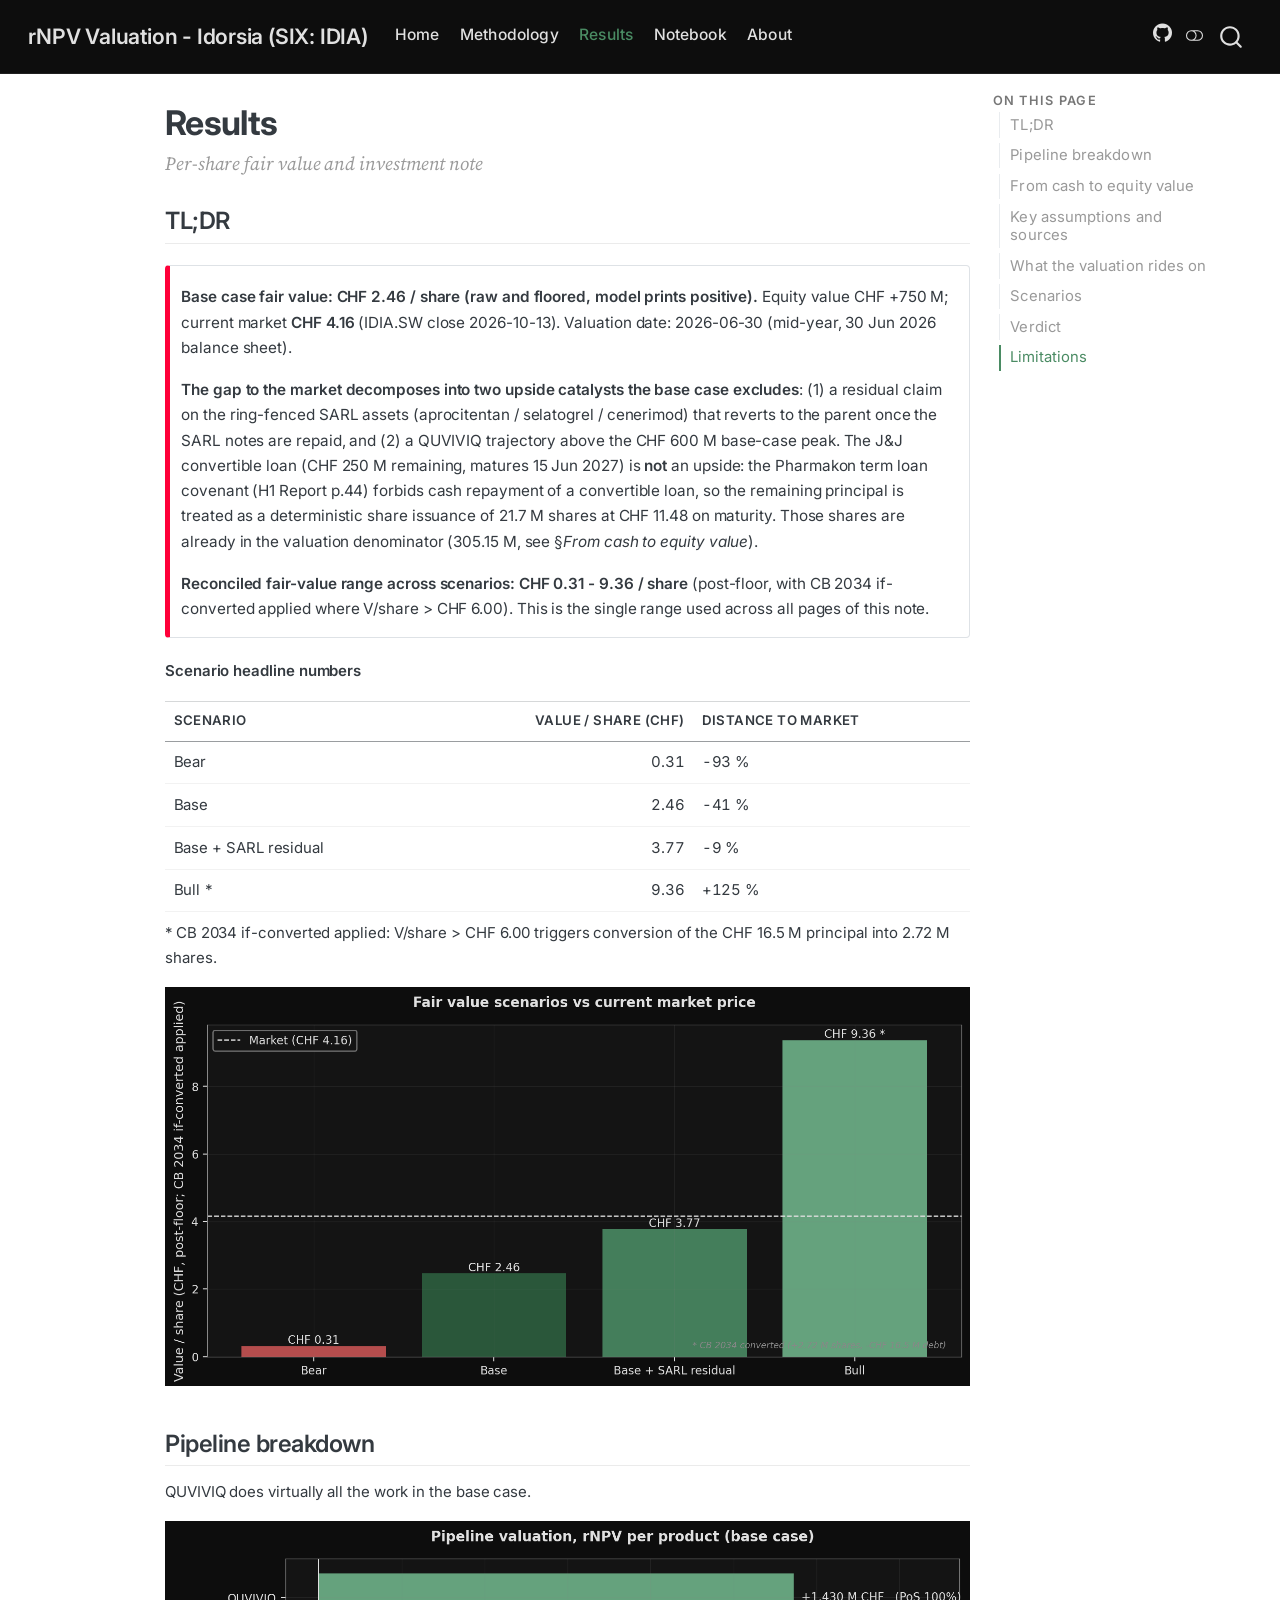
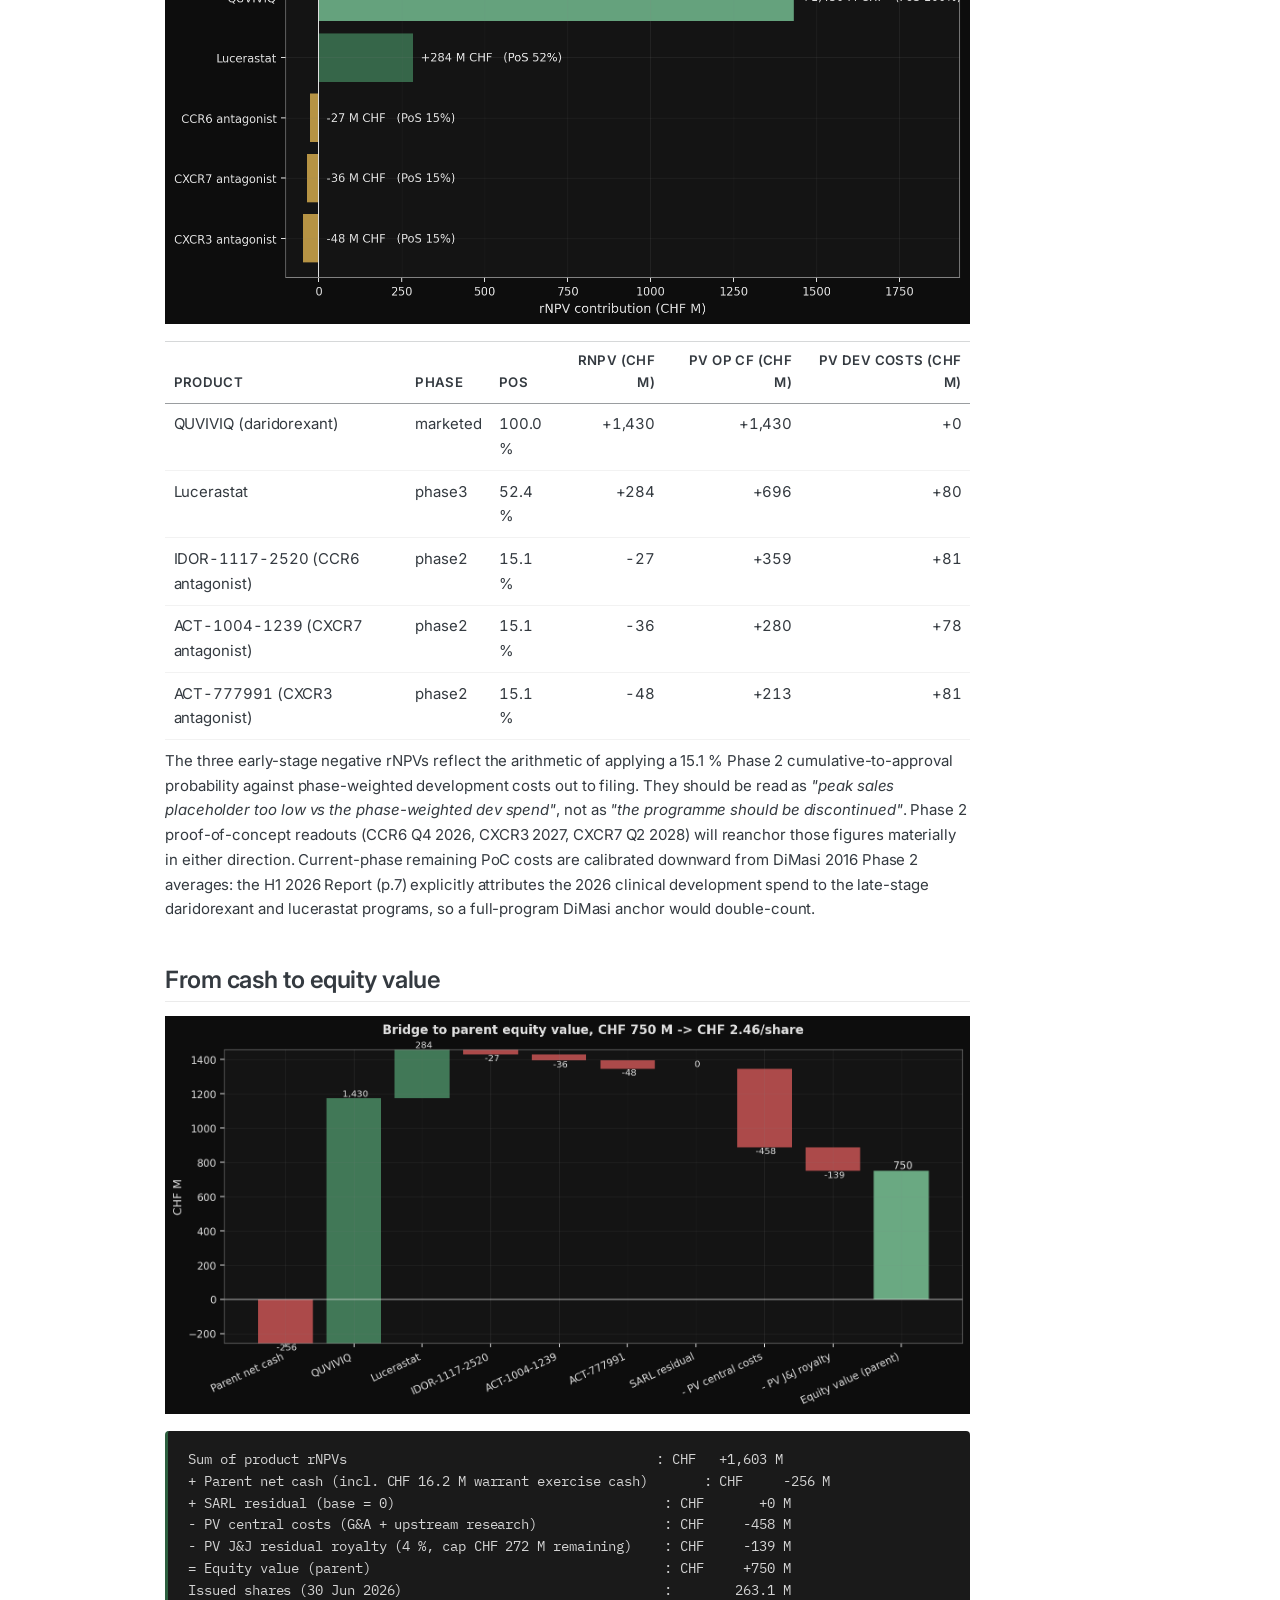
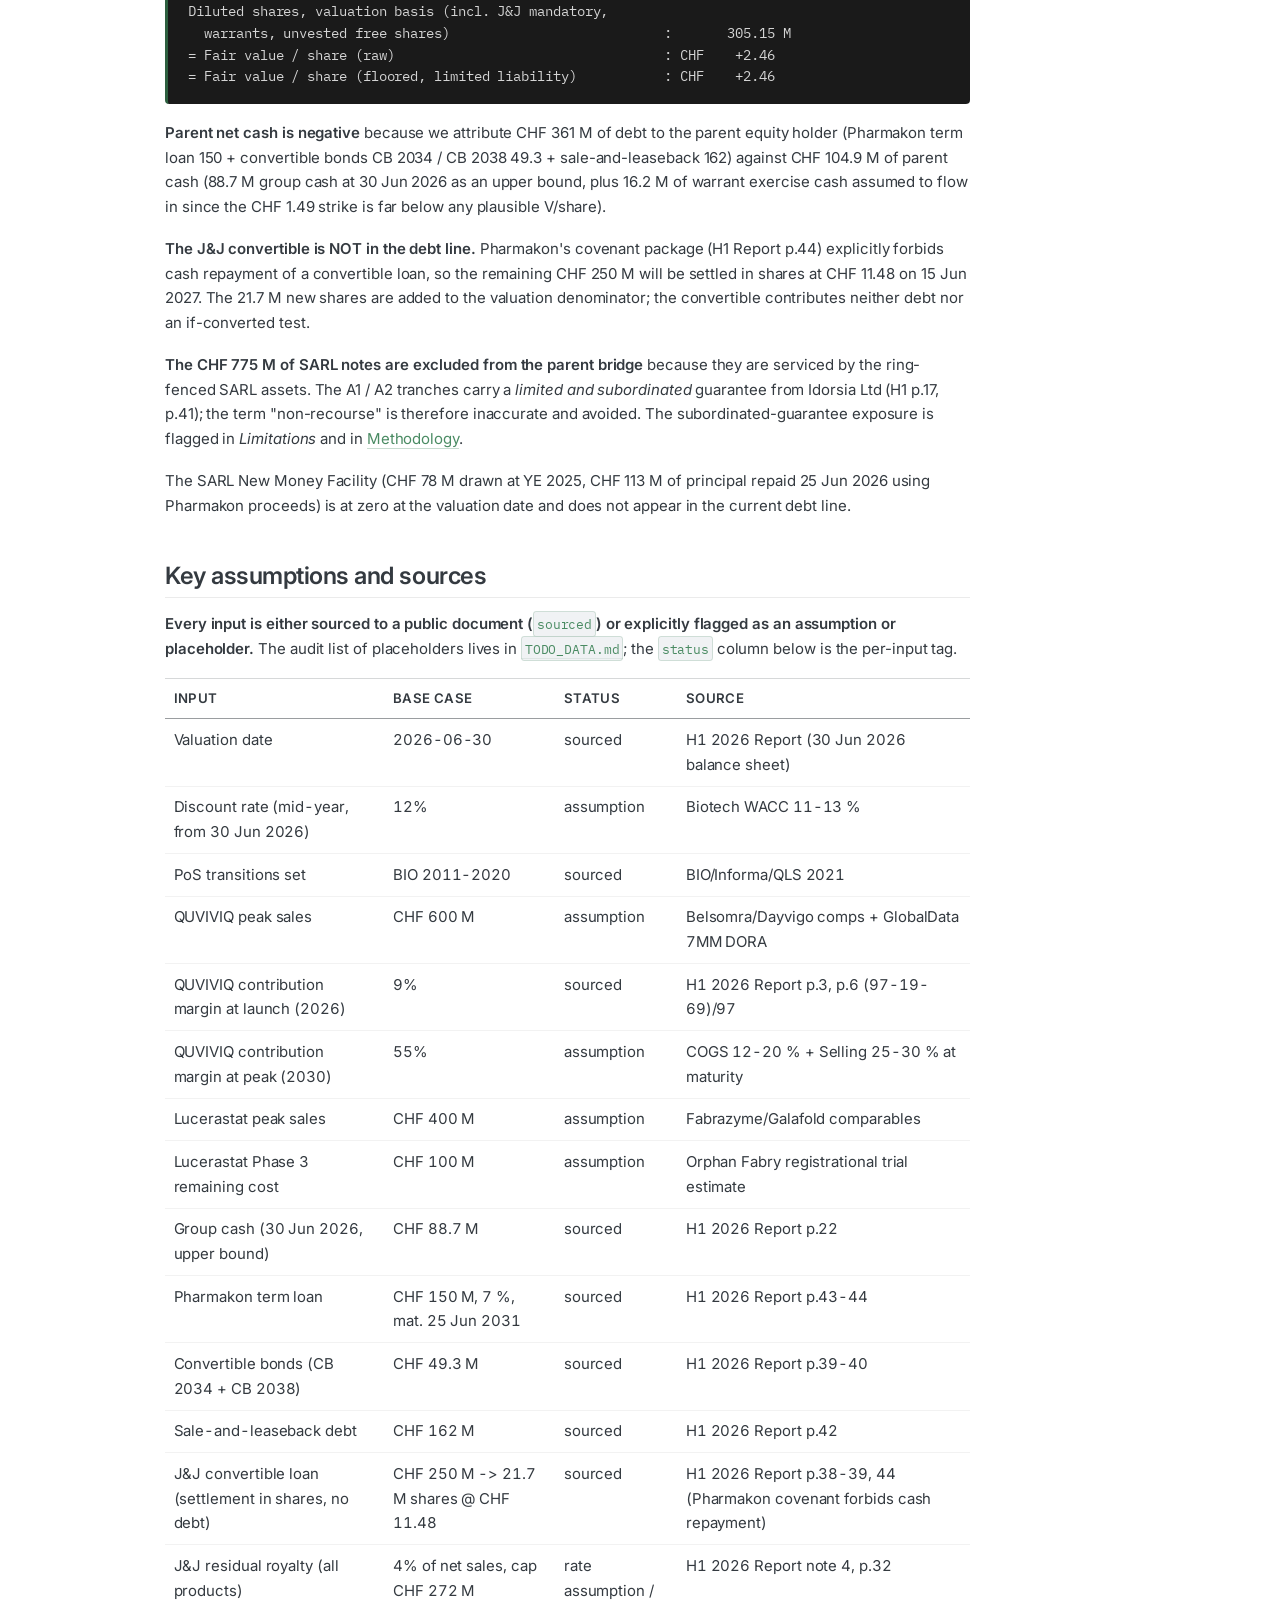
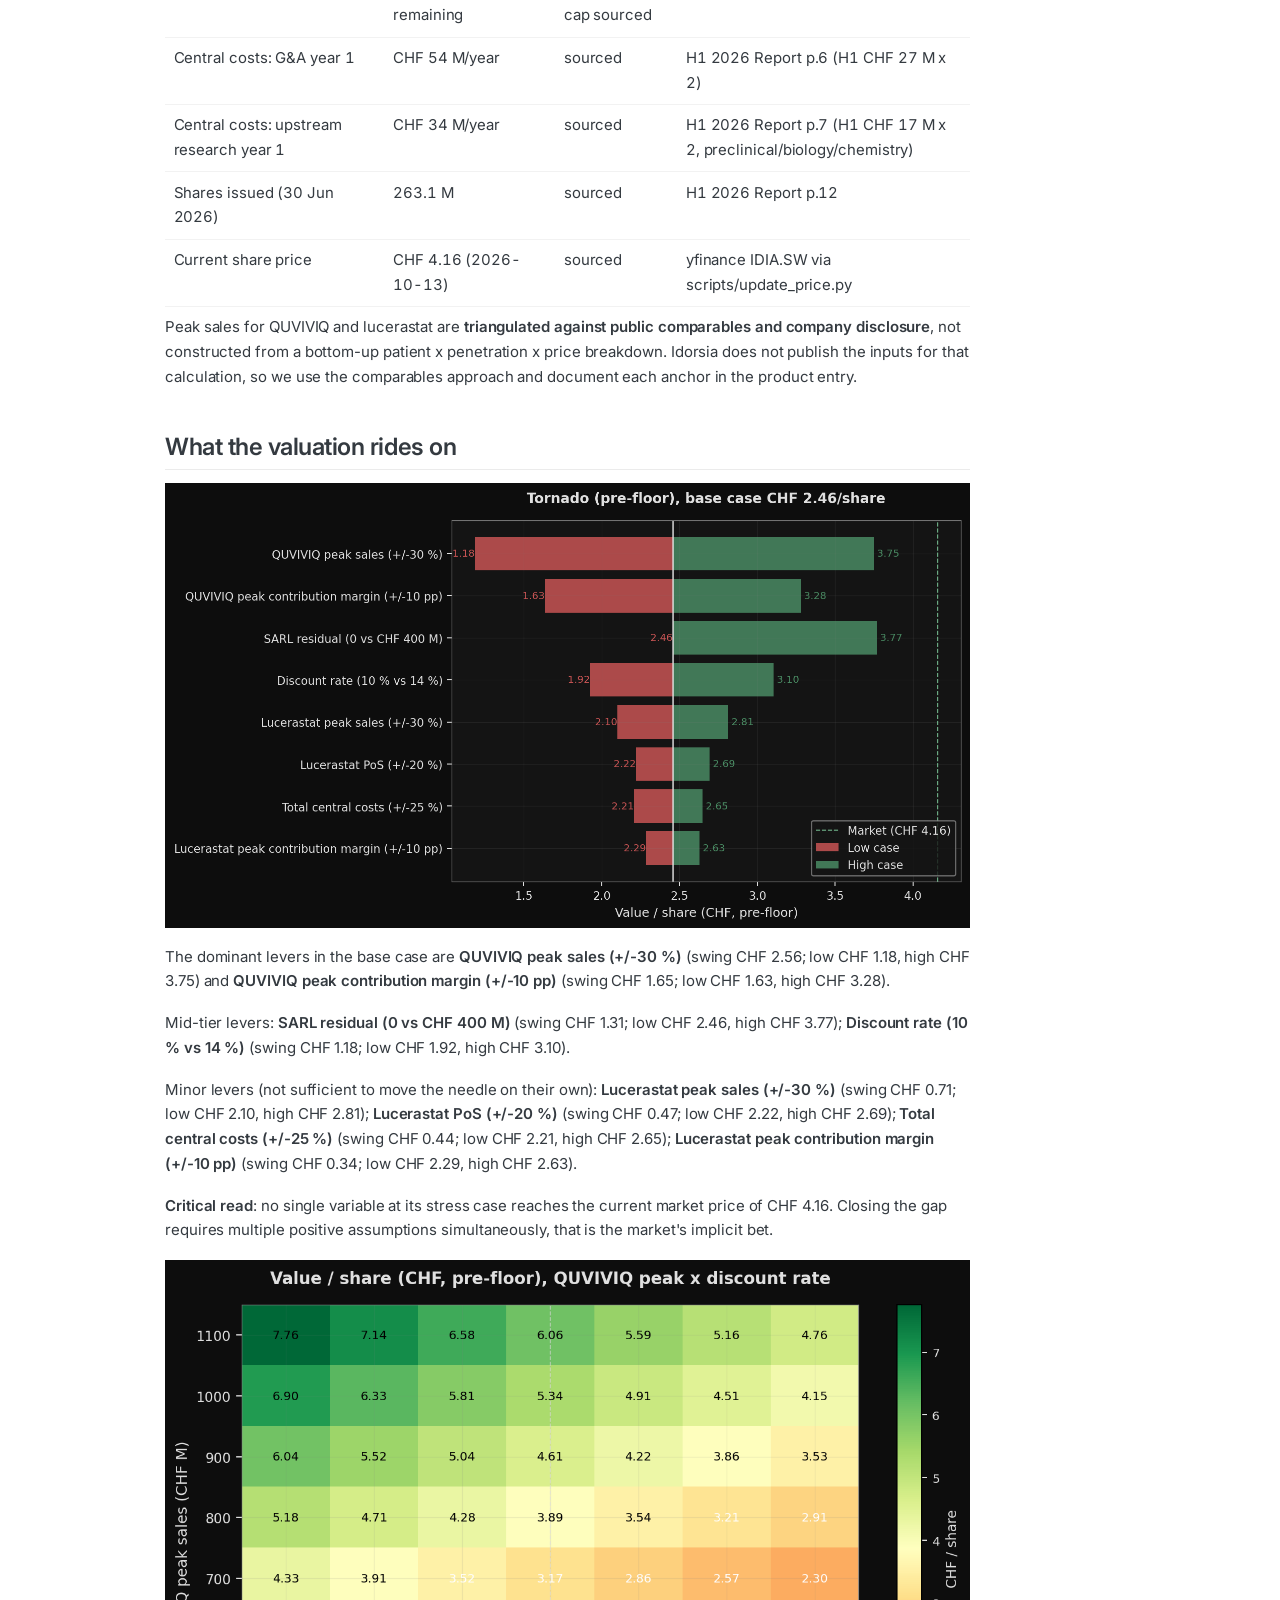
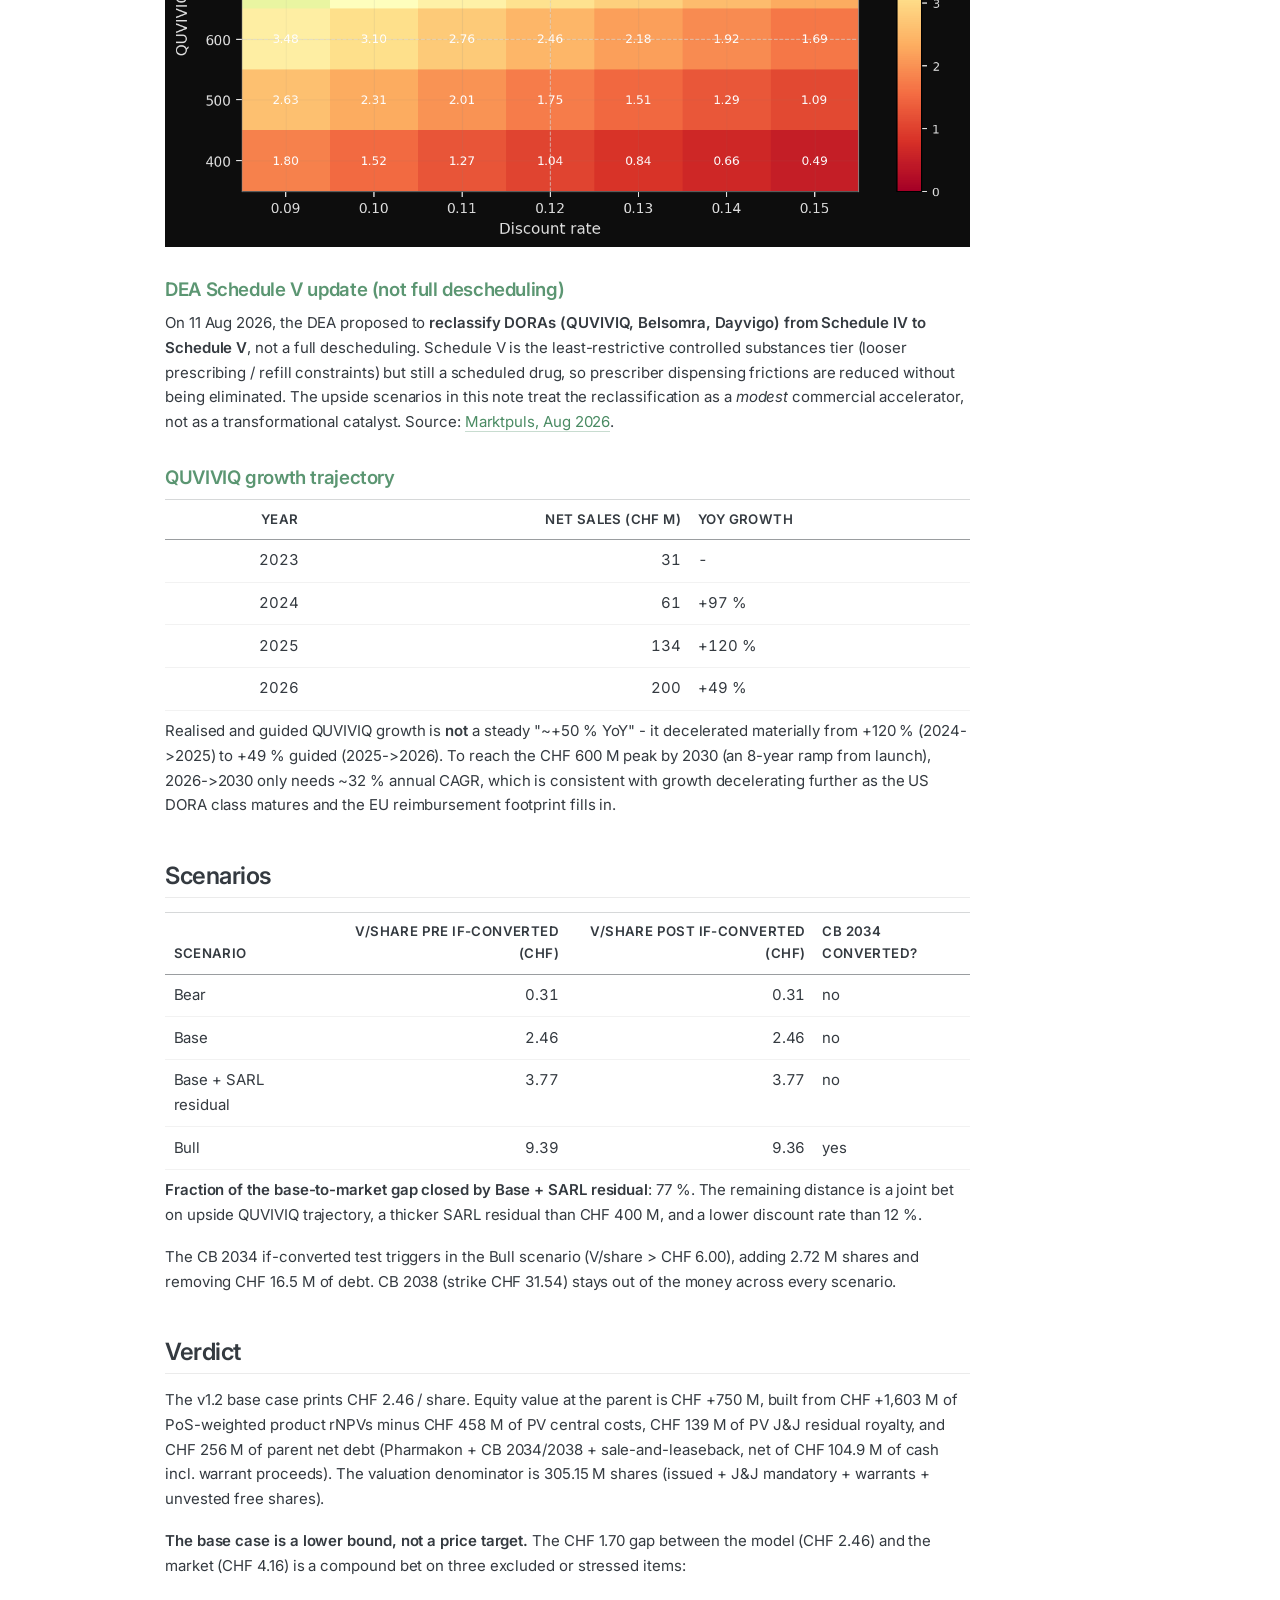
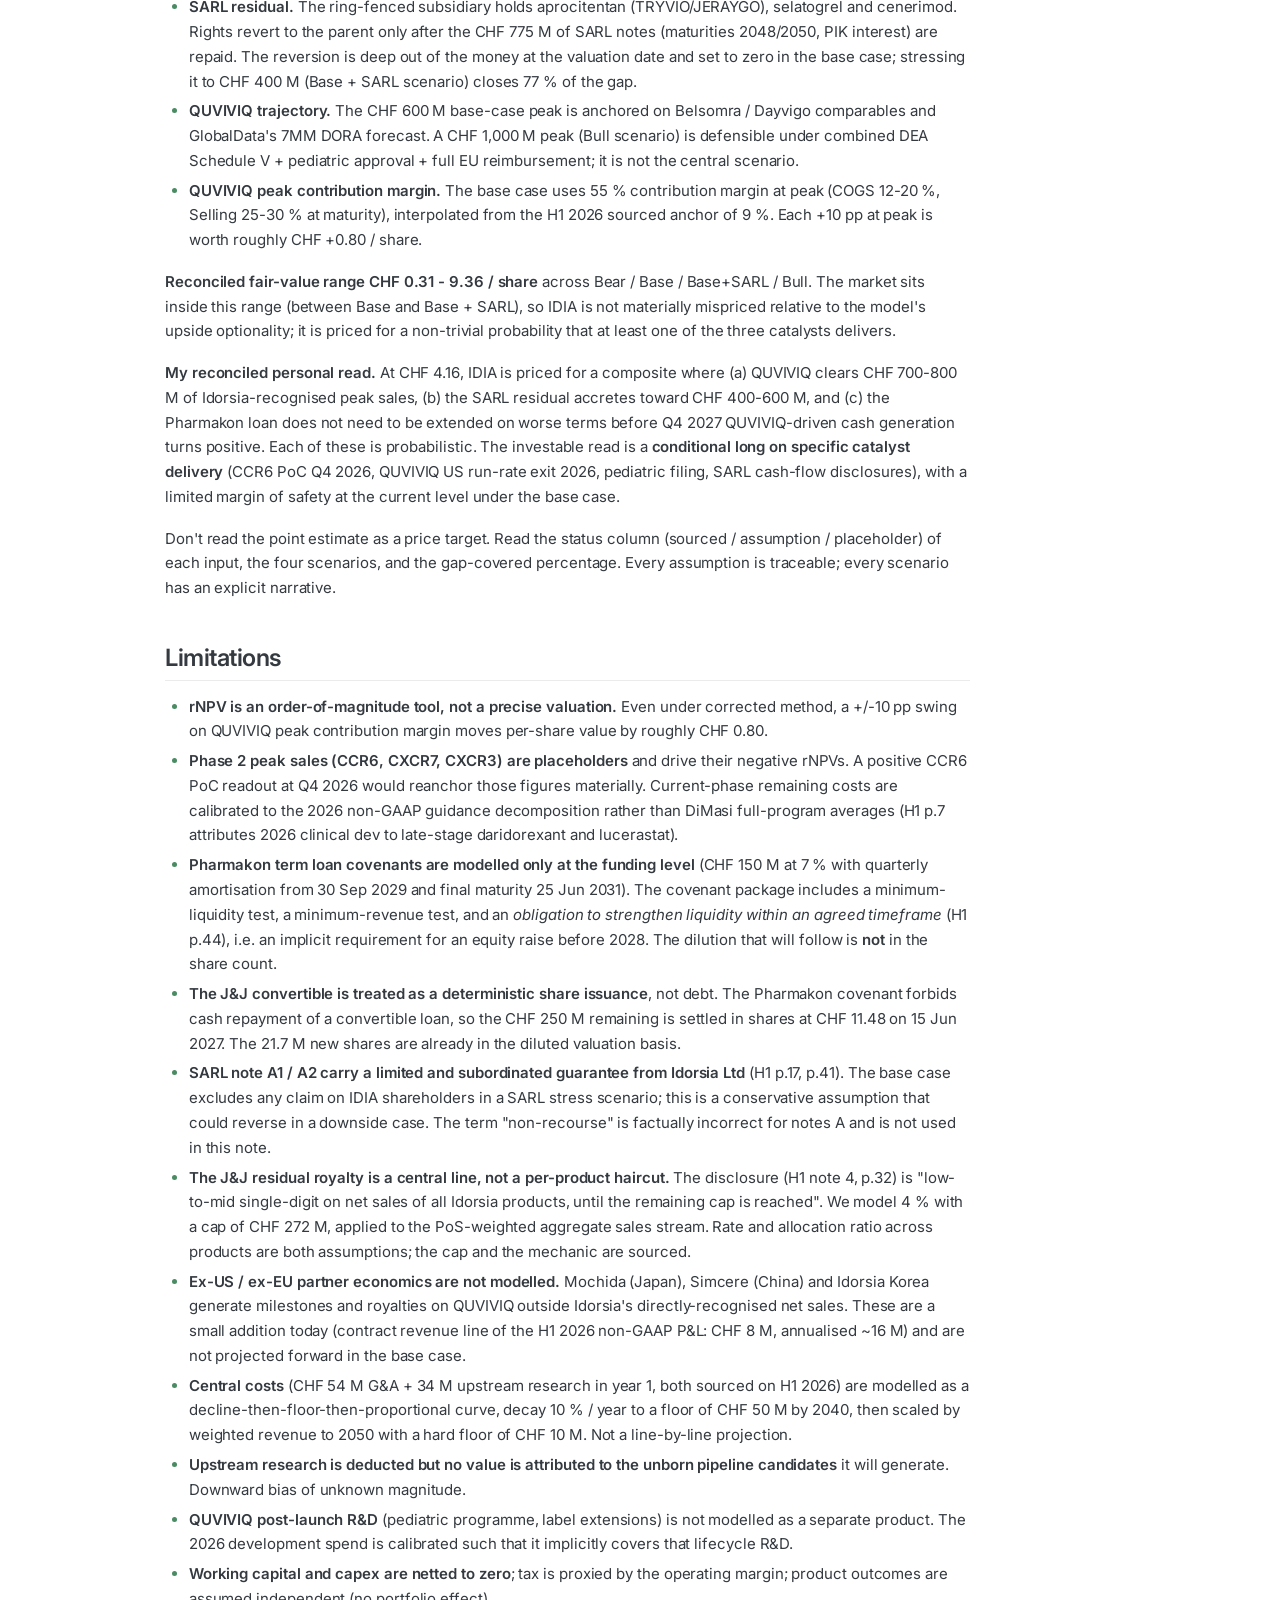
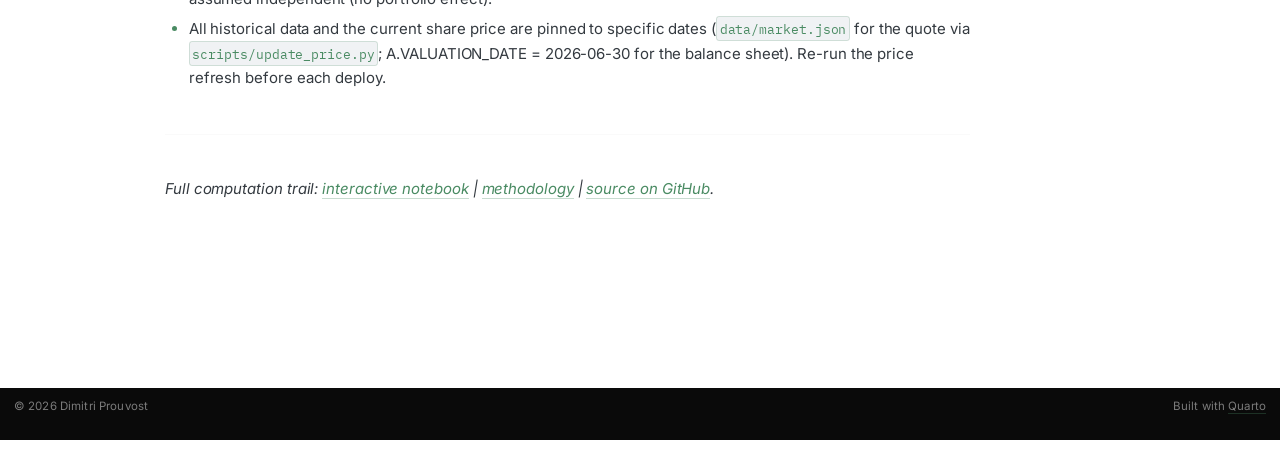
<file: results.html>
<!DOCTYPE html>
<html xmlns="http://www.w3.org/1999/xhtml" lang="en" xml:lang="en"><head>

<meta charset="utf-8">
<meta name="generator" content="quarto-1.10.19">

<meta name="viewport" content="width=device-width, initial-scale=1.0, user-scalable=yes">


<title>Results – rNPV Valuation - Idorsia (SIX: IDIA)</title>
<style>
/* Default styles provided by pandoc.
** See https://pandoc.org/MANUAL.html#variables-for-html for config info.
*/
span.smallcaps{font-variant: small-caps;}
div.columns{display: flex; gap: 1.5em;}
div.column{flex: auto;}
@media screen {
div.columns{gap: min(4vw, 1.5em);}
div.column{overflow-x: auto;}
}
div.hanging-indent{margin-left: 1.5em; text-indent: -1.5em;}
ul.task-list{list-style: none;}
ul.task-list li input[type="checkbox"] {
  width: 0.8em;
  margin: 0 0.8em 0.2em -1em; /* quarto-specific, see https://github.com/quarto-dev/quarto-cli/issues/4556 */ 
  vertical-align: middle;
}
</style>


<script src="site_libs/quarto-nav/quarto-nav.js"></script>
<script src="site_libs/quarto-nav/headroom.min.js"></script>
<script src="site_libs/clipboard/clipboard.min.js"></script>
<script src="site_libs/quarto-search/autocomplete.umd.js"></script>
<script src="site_libs/quarto-search/fuse.min.js"></script>
<script src="site_libs/quarto-search/quarto-search.js"></script>
<meta name="quarto:offset" content="./">
<script src="site_libs/quarto-html/quarto.js" type="module"></script>
<script src="site_libs/quarto-html/tabsets/tabsets.js" type="module"></script>
<script src="site_libs/quarto-html/popper.min.js"></script>
<script src="site_libs/quarto-html/tippy.umd.min.js"></script>
<script src="site_libs/quarto-html/anchor.min.js"></script>
<link href="site_libs/quarto-html/tippy.css" rel="stylesheet">
<link href="site_libs/quarto-html/quarto-syntax-highlighting-bf27225e3a48a9273f3daa8f8e829971.css" rel="stylesheet" class="quarto-color-scheme" id="quarto-text-highlighting-styles">
<link href="site_libs/quarto-html/quarto-syntax-highlighting-dark-b626d73c4c936ccc3cb08be7d45d1df6.css" rel="stylesheet" class="quarto-color-scheme quarto-color-alternate" id="quarto-text-highlighting-styles">
<link href="site_libs/quarto-html/quarto-syntax-highlighting-bf27225e3a48a9273f3daa8f8e829971.css" rel="stylesheet" class="quarto-color-scheme-extra" id="quarto-text-highlighting-styles">
<script src="site_libs/bootstrap/bootstrap.min.js"></script>
<link href="site_libs/bootstrap/bootstrap-icons.css" rel="stylesheet">
<link href="site_libs/bootstrap/bootstrap-5e1c5491ca906fac94265e6fd3dba6c2.min.css" rel="stylesheet" append-hash="true" class="quarto-color-scheme" id="quarto-bootstrap" data-mode="light">
<link href="site_libs/bootstrap/bootstrap-dark-286a6bf8a15cd314f8f5f30c28641f63.min.css" rel="stylesheet" append-hash="true" class="quarto-color-scheme quarto-color-alternate" id="quarto-bootstrap" data-mode="dark">
<link href="site_libs/bootstrap/bootstrap-5e1c5491ca906fac94265e6fd3dba6c2.min.css" rel="stylesheet" append-hash="true" class="quarto-color-scheme-extra" id="quarto-bootstrap" data-mode="light">
<script id="quarto-search-options" type="application/json">{
  "location": "navbar",
  "copy-button": false,
  "collapse-after": 3,
  "panel-placement": "end",
  "type": "overlay",
  "limit": 50,
  "keyboard-shortcut": [
    "f",
    "/",
    "s"
  ],
  "show-item-context": false,
  "language": {
    "search-no-results-text": "No results",
    "search-matching-documents-text": "matching documents",
    "search-copy-link-title": "Copy link to search",
    "search-hide-matches-text": "Hide additional matches",
    "search-more-match-text": "more match in this document",
    "search-more-matches-text": "more matches in this document",
    "search-clear-button-title": "Clear",
    "search-text-placeholder": "",
    "search-detached-cancel-button-title": "Cancel",
    "search-submit-button-title": "Submit",
    "search-label": "Search"
  }
}</script>
<style>html{ scroll-behavior: smooth; }</style>


</head>

<body class="nav-fixed quarto-light"><script id="quarto-html-before-body" type="application/javascript">
    const toggleBodyColorMode = (bsSheetEl) => {
      const mode = bsSheetEl.getAttribute("data-mode");
      const bodyEl = window.document.querySelector("body");
      if (mode === "dark") {
        bodyEl.classList.add("quarto-dark");
        bodyEl.classList.remove("quarto-light");
      } else {
        bodyEl.classList.add("quarto-light");
        bodyEl.classList.remove("quarto-dark");
      }
    }
    const toggleBodyColorPrimary = () => {
      const bsSheetEl = window.document.querySelector("link#quarto-bootstrap:not([rel=disabled-stylesheet])");
      if (bsSheetEl) {
        toggleBodyColorMode(bsSheetEl);
      }
    }
    const setColorSchemeToggle = (alternate) => {
      const toggles = window.document.querySelectorAll('.quarto-color-scheme-toggle');
      for (let i=0; i < toggles.length; i++) {
        const toggle = toggles[i];
        if (toggle) {
          if (alternate) {
            toggle.classList.add("alternate");
          } else {
            toggle.classList.remove("alternate");
          }
        }
      }
    };
    const toggleColorMode = (alternate) => {
      // Switch the stylesheets
      const primaryStylesheets = window.document.querySelectorAll('link.quarto-color-scheme:not(.quarto-color-alternate)');
      const alternateStylesheets = window.document.querySelectorAll('link.quarto-color-scheme.quarto-color-alternate');
      manageTransitions('#quarto-margin-sidebar .nav-link', false);
      if (alternate) {
        // note: dark is layered on light, we don't disable primary!
        enableStylesheet(alternateStylesheets);
        for (const sheetNode of alternateStylesheets) {
          if (sheetNode.id === "quarto-bootstrap") {
            toggleBodyColorMode(sheetNode);
          }
        }
      } else {
        disableStylesheet(alternateStylesheets);
        enableStylesheet(primaryStylesheets)
        toggleBodyColorPrimary();
      }
      manageTransitions('#quarto-margin-sidebar .nav-link', true);
      // Switch the toggles
      setColorSchemeToggle(alternate)
      // Hack to workaround the fact that safari doesn't
      // properly recolor the scrollbar when toggling (#1455)
      if (navigator.userAgent.indexOf('Safari') > 0 && navigator.userAgent.indexOf('Chrome') == -1) {
        manageTransitions("body", false);
        window.scrollTo(0, 1);
        setTimeout(() => {
          window.scrollTo(0, 0);
          manageTransitions("body", true);
        }, 40);
      }
    }
    const disableStylesheet = (stylesheets) => {
      for (let i=0; i < stylesheets.length; i++) {
        const stylesheet = stylesheets[i];
        stylesheet.rel = 'disabled-stylesheet';
      }
    }
    const enableStylesheet = (stylesheets) => {
      for (let i=0; i < stylesheets.length; i++) {
        const stylesheet = stylesheets[i];
        if(stylesheet.rel !== 'stylesheet') { // for Chrome, which will still FOUC without this check
          stylesheet.rel = 'stylesheet';
        }
      }
    }
    const manageTransitions = (selector, allowTransitions) => {
      const els = window.document.querySelectorAll(selector);
      for (let i=0; i < els.length; i++) {
        const el = els[i];
        if (allowTransitions) {
          el.classList.remove('notransition');
        } else {
          el.classList.add('notransition');
        }
      }
    }
    const isFileUrl = () => {
      return window.location.protocol === 'file:';
    }
    const hasAlternateSentinel = () => {
      let styleSentinel = getColorSchemeSentinel();
      if (styleSentinel !== null) {
        return styleSentinel === "alternate";
      } else {
        return false;
      }
    }
    const setStyleSentinel = (alternate) => {
      const value = alternate ? "alternate" : "default";
      if (!isFileUrl()) {
        window.localStorage.setItem("quarto-color-scheme", value);
      } else {
        localAlternateSentinel = value;
      }
    }
    const getColorSchemeSentinel = () => {
      if (!isFileUrl()) {
        const storageValue = window.localStorage.getItem("quarto-color-scheme");
        return storageValue != null ? storageValue : localAlternateSentinel;
      } else {
        return localAlternateSentinel;
      }
    }
    const toggleGiscusIfUsed = (isAlternate, darkModeDefault) => {
      const baseTheme = document.querySelector('#giscus-base-theme')?.value ?? 'light';
      const alternateTheme = document.querySelector('#giscus-alt-theme')?.value ?? 'dark';
      let newTheme = '';
      if(authorPrefersDark) {
        newTheme = isAlternate ? baseTheme : alternateTheme;
      } else {
        newTheme = isAlternate ? alternateTheme : baseTheme;
      }
      const changeGiscusTheme = () => {
        // From: https://github.com/giscus/giscus/issues/336
        const sendMessage = (message) => {
          const iframe = document.querySelector('iframe.giscus-frame');
          if (!iframe) return;
          iframe.contentWindow.postMessage({ giscus: message }, 'https://giscus.app');
        }
        sendMessage({
          setConfig: {
            theme: newTheme
          }
        });
      }
      const isGiscussLoaded = window.document.querySelector('iframe.giscus-frame') !== null;
      if (isGiscussLoaded) {
        changeGiscusTheme();
      }
    };
    const authorPrefersDark = false;
    const darkModeDefault = authorPrefersDark;
      document.querySelector('link#quarto-text-highlighting-styles.quarto-color-scheme-extra').rel = 'disabled-stylesheet';
      document.querySelector('link#quarto-bootstrap.quarto-color-scheme-extra').rel = 'disabled-stylesheet';
    let localAlternateSentinel = darkModeDefault ? 'alternate' : 'default';
    // Dark / light mode switch
    window.quartoToggleColorScheme = () => {
      // Read the current dark / light value
      let toAlternate = !hasAlternateSentinel();
      toggleColorMode(toAlternate);
      setStyleSentinel(toAlternate);
      toggleGiscusIfUsed(toAlternate, darkModeDefault);
      window.dispatchEvent(new Event('resize'));
    };
    // Switch to dark mode if need be
    if (hasAlternateSentinel()) {
      toggleColorMode(true);
    } else {
      toggleColorMode(false);
    }
  </script>

<div id="quarto-search-results"></div>
  <header id="quarto-header" class="headroom fixed-top">
    <nav class="navbar navbar-expand-lg " data-bs-theme="dark">
      <div class="navbar-container container-fluid">
      <div class="navbar-brand-container mx-auto">
    <a class="navbar-brand" href="./index.html">
    <span class="navbar-title">rNPV Valuation - Idorsia (SIX: IDIA)</span>
    </a>
  </div>
            <div id="quarto-search" class="" title="Search"></div>
          <button class="navbar-toggler" type="button" data-bs-toggle="collapse" data-bs-target="#navbarCollapse" aria-controls="navbarCollapse" role="menu" aria-expanded="false" aria-label="Toggle navigation" onclick="if (window.quartoToggleHeadroom) { window.quartoToggleHeadroom(); }">
  <span class="navbar-toggler-icon"></span>
</button>
          <div class="collapse navbar-collapse" id="navbarCollapse">
            <ul class="navbar-nav navbar-nav-scroll me-auto">
  <li class="nav-item">
    <a class="nav-link" href="./index.html"> 
<span class="menu-text">Home</span></a>
  </li>  
  <li class="nav-item">
    <a class="nav-link" href="./methodology.html"> 
<span class="menu-text">Methodology</span></a>
  </li>  
  <li class="nav-item">
    <a class="nav-link active" href="./results.html" aria-current="page"> 
<span class="menu-text">Results</span></a>
  </li>  
  <li class="nav-item">
    <a class="nav-link" href="./notebook.html"> 
<span class="menu-text">Notebook</span></a>
  </li>  
  <li class="nav-item">
    <a class="nav-link" href="./about.html"> 
<span class="menu-text">About</span></a>
  </li>  
</ul>
            <ul class="navbar-nav navbar-nav-scroll ms-auto">
  <li class="nav-item compact">
    <a class="nav-link" href="https://github.com/DimitriPr/rnpv-idorsia-valuation"> <i class="bi bi-github" role="img" aria-label="GitHub">
</i> 
<span class="menu-text"></span></a>
  </li>  
</ul>
          </div> <!-- /navcollapse -->
            <div class="quarto-navbar-tools">
  <a href="" class="quarto-color-scheme-toggle quarto-navigation-tool  px-1" onclick="window.quartoToggleColorScheme(); return false;" title="Toggle dark mode"><i class="bi"></i></a>
</div>
      </div> <!-- /container-fluid -->
    </nav>
</header>
<!-- content -->
<div id="quarto-content" class="quarto-container page-columns page-rows-contents page-layout-article page-navbar">
<!-- sidebar -->
<!-- margin-sidebar -->
    <div id="quarto-margin-sidebar" class="sidebar margin-sidebar">
        <nav id="TOC" role="doc-toc" class="toc-active">
    <h2 id="toc-title">On this page</h2>
   
  <ul>
  <li><a href="#tldr" id="toc-tldr" class="nav-link active" data-scroll-target="#tldr">TL;DR</a></li>
  <li><a href="#pipeline-breakdown" id="toc-pipeline-breakdown" class="nav-link" data-scroll-target="#pipeline-breakdown">Pipeline breakdown</a></li>
  <li><a href="#from-cash-to-equity-value" id="toc-from-cash-to-equity-value" class="nav-link" data-scroll-target="#from-cash-to-equity-value">From cash to equity value</a></li>
  <li><a href="#key-assumptions-and-sources" id="toc-key-assumptions-and-sources" class="nav-link" data-scroll-target="#key-assumptions-and-sources">Key assumptions and sources</a></li>
  <li><a href="#what-the-valuation-rides-on" id="toc-what-the-valuation-rides-on" class="nav-link" data-scroll-target="#what-the-valuation-rides-on">What the valuation rides on</a>
  <ul class="collapse">
  <li><a href="#dea-schedule-v-update-not-full-descheduling" id="toc-dea-schedule-v-update-not-full-descheduling" class="nav-link" data-scroll-target="#dea-schedule-v-update-not-full-descheduling">DEA Schedule V update (not full descheduling)</a></li>
  <li><a href="#quviviq-growth-trajectory" id="toc-quviviq-growth-trajectory" class="nav-link" data-scroll-target="#quviviq-growth-trajectory">QUVIVIQ growth trajectory</a></li>
  </ul></li>
  <li><a href="#scenarios" id="toc-scenarios" class="nav-link" data-scroll-target="#scenarios">Scenarios</a></li>
  <li><a href="#verdict" id="toc-verdict" class="nav-link" data-scroll-target="#verdict">Verdict</a></li>
  <li><a href="#limitations" id="toc-limitations" class="nav-link" data-scroll-target="#limitations">Limitations</a></li>
  </ul>
</nav>
    </div>
<!-- main -->
<main class="content" id="quarto-document-content">


<header id="title-block-header" class="quarto-title-block default">
<div class="quarto-title">
<h1 class="title">Results</h1>
<p class="subtitle lead">Per-share fair value and investment note</p>
</div>



<div class="quarto-title-meta">

    
  
    
  </div>
  


</header>


<section id="tldr" class="level2">
<h2 class="anchored" data-anchor-id="tldr">TL;DR</h2>
<div class="callout callout-style-simple callout-important no-icon">
<div class="callout-body d-flex">
<div class="callout-icon-container">
<i class="callout-icon no-icon"></i>
</div>
<div class="callout-body-container">
<p><strong>Base case fair value: CHF 2.46 / share (raw and floored, model prints positive).</strong> Equity value CHF +750 M; current market <strong>CHF 4.16</strong> (IDIA.SW close 2026-10-13). Valuation date: 2026-06-30 (mid-year, 30 Jun 2026 balance sheet).</p>
<p><strong>The gap to the market decomposes into two upside catalysts the base case excludes</strong>: (1) a residual claim on the ring-fenced SARL assets (aprocitentan / selatogrel / cenerimod) that reverts to the parent once the SARL notes are repaid, and (2) a QUVIVIQ trajectory above the CHF 600 M base-case peak. The J&amp;J convertible loan (CHF 250 M remaining, matures 15 Jun 2027) is <strong>not</strong> an upside: the Pharmakon term loan covenant (H1 Report p.44) forbids cash repayment of a convertible loan, so the remaining principal is treated as a deterministic share issuance of 21.7 M shares at CHF 11.48 on maturity. Those shares are already in the valuation denominator (305.15 M, see §<em>From cash to equity value</em>).</p>
<p><strong>Reconciled fair-value range across scenarios: CHF 0.31 - 9.36 / share</strong> (post-floor, with CB 2034 if-converted applied where V/share &gt; CHF 6.00). This is the single range used across all pages of this note.</p>
</div>
</div>
</div>
<p><strong>Scenario headline numbers</strong></p>
<table class="caption-top table">
<thead>
<tr class="header">
<th style="text-align: left;">Scenario</th>
<th style="text-align: right;">Value / share (CHF)</th>
<th style="text-align: left;">Distance to market</th>
</tr>
</thead>
<tbody>
<tr class="odd">
<td style="text-align: left;">Bear</td>
<td style="text-align: right;">0.31</td>
<td style="text-align: left;">-93 %</td>
</tr>
<tr class="even">
<td style="text-align: left;">Base</td>
<td style="text-align: right;">2.46</td>
<td style="text-align: left;">-41 %</td>
</tr>
<tr class="odd">
<td style="text-align: left;">Base + SARL residual</td>
<td style="text-align: right;">3.77</td>
<td style="text-align: left;">-9 %</td>
</tr>
<tr class="even">
<td style="text-align: left;">Bull *</td>
<td style="text-align: right;">9.36</td>
<td style="text-align: left;">+125 %</td>
</tr>
</tbody>
</table>
<p>* CB 2034 if-converted applied: V/share &gt; CHF 6.00 triggers conversion of the CHF 16.5 M principal into 2.72 M shares.</p>
<p><img src="outputs/figures/fair_value_vs_market.png" class="img-fluid" alt="Fair value scenarios (Bear, Base, Base+SARL, Bull) vs current market price"></p>
</section>
<section id="pipeline-breakdown" class="level2">
<h2 class="anchored" data-anchor-id="pipeline-breakdown">Pipeline breakdown</h2>
<p>QUVIVIQ does virtually all the work in the base case.</p>
<p><img src="outputs/figures/pipeline_overview.png" class="img-fluid" alt="rNPV contribution per product in the base case"></p>
<table class="caption-top table">
<colgroup>
<col style="width: 30%">
<col style="width: 8%">
<col style="width: 7%">
<col style="width: 14%">
<col style="width: 17%">
<col style="width: 21%">
</colgroup>
<thead>
<tr class="header">
<th style="text-align: left;">Product</th>
<th style="text-align: left;">Phase</th>
<th style="text-align: left;">PoS</th>
<th style="text-align: right;">rNPV (CHF M)</th>
<th style="text-align: right;">PV op CF (CHF M)</th>
<th style="text-align: right;">PV dev costs (CHF M)</th>
</tr>
</thead>
<tbody>
<tr class="odd">
<td style="text-align: left;">QUVIVIQ (daridorexant)</td>
<td style="text-align: left;">marketed</td>
<td style="text-align: left;">100.0 %</td>
<td style="text-align: right;">+1,430</td>
<td style="text-align: right;">+1,430</td>
<td style="text-align: right;">+0</td>
</tr>
<tr class="even">
<td style="text-align: left;">Lucerastat</td>
<td style="text-align: left;">phase3</td>
<td style="text-align: left;">52.4 %</td>
<td style="text-align: right;">+284</td>
<td style="text-align: right;">+696</td>
<td style="text-align: right;">+80</td>
</tr>
<tr class="odd">
<td style="text-align: left;">IDOR-1117-2520 (CCR6 antagonist)</td>
<td style="text-align: left;">phase2</td>
<td style="text-align: left;">15.1 %</td>
<td style="text-align: right;">-27</td>
<td style="text-align: right;">+359</td>
<td style="text-align: right;">+81</td>
</tr>
<tr class="even">
<td style="text-align: left;">ACT-1004-1239 (CXCR7 antagonist)</td>
<td style="text-align: left;">phase2</td>
<td style="text-align: left;">15.1 %</td>
<td style="text-align: right;">-36</td>
<td style="text-align: right;">+280</td>
<td style="text-align: right;">+78</td>
</tr>
<tr class="odd">
<td style="text-align: left;">ACT-777991 (CXCR3 antagonist)</td>
<td style="text-align: left;">phase2</td>
<td style="text-align: left;">15.1 %</td>
<td style="text-align: right;">-48</td>
<td style="text-align: right;">+213</td>
<td style="text-align: right;">+81</td>
</tr>
</tbody>
</table>
<p>The three early-stage negative rNPVs reflect the arithmetic of applying a 15.1 % Phase 2 cumulative-to-approval probability against phase-weighted development costs out to filing. They should be read as <em>"peak sales placeholder too low vs the phase-weighted dev spend"</em>, not as <em>"the programme should be discontinued"</em>. Phase 2 proof-of-concept readouts (CCR6 Q4 2026, CXCR3 2027, CXCR7 Q2 2028) will reanchor those figures materially in either direction. Current-phase remaining PoC costs are calibrated downward from DiMasi 2016 Phase 2 averages: the H1 2026 Report (p.7) explicitly attributes the 2026 clinical development spend to the late-stage daridorexant and lucerastat programs, so a full-program DiMasi anchor would double-count.</p>
</section>
<section id="from-cash-to-equity-value" class="level2">
<h2 class="anchored" data-anchor-id="from-cash-to-equity-value">From cash to equity value</h2>
<p><img src="outputs/figures/waterfall_ev.png" class="img-fluid" alt="Bridge from parent net cash to parent equity value to value per share"></p>
<pre><code>Sum of product rNPVs                                       : CHF   +1,603 M
+ Parent net cash (incl. CHF 16.2 M warrant exercise cash)       : CHF     -256 M
+ SARL residual (base = 0)                                  : CHF       +0 M
- PV central costs (G&amp;A + upstream research)                : CHF     -458 M
- PV J&amp;J residual royalty (4 %, cap CHF 272 M remaining)    : CHF     -139 M
= Equity value (parent)                                     : CHF     +750 M
Issued shares (30 Jun 2026)                                 :        263.1 M
Diluted shares, valuation basis (incl. J&amp;J mandatory,       
  warrants, unvested free shares)                           :       305.15 M
= Fair value / share (raw)                                  : CHF    +2.46
= Fair value / share (floored, limited liability)           : CHF    +2.46</code></pre>
<p><strong>Parent net cash is negative</strong> because we attribute CHF 361 M of debt to the parent equity holder (Pharmakon term loan 150 + convertible bonds CB 2034 / CB 2038 49.3 + sale-and-leaseback 162) against CHF 104.9 M of parent cash (88.7 M group cash at 30 Jun 2026 as an upper bound, plus 16.2 M of warrant exercise cash assumed to flow in since the CHF 1.49 strike is far below any plausible V/share).</p>
<p><strong>The J&amp;J convertible is NOT in the debt line.</strong> Pharmakon's covenant package (H1 Report p.44) explicitly forbids cash repayment of a convertible loan, so the remaining CHF 250 M will be settled in shares at CHF 11.48 on 15 Jun 2027. The 21.7 M new shares are added to the valuation denominator; the convertible contributes neither debt nor an if-converted test.</p>
<p><strong>The CHF 775 M of SARL notes are excluded from the parent bridge</strong> because they are serviced by the ring-fenced SARL assets. The A1 / A2 tranches carry a <em>limited and subordinated</em> guarantee from Idorsia Ltd (H1 p.17, p.41); the term "non-recourse" is therefore inaccurate and avoided. The subordinated-guarantee exposure is flagged in <em>Limitations</em> and in <a href="./methodology.html">Methodology</a>.</p>
<p>The SARL New Money Facility (CHF 78 M drawn at YE 2025, CHF 113 M of principal repaid 25 Jun 2026 using Pharmakon proceeds) is at zero at the valuation date and does not appear in the current debt line.</p>
</section>
<section id="key-assumptions-and-sources" class="level2">
<h2 class="anchored" data-anchor-id="key-assumptions-and-sources">Key assumptions and sources</h2>
<p><strong>Every input is either sourced to a public document (<code>sourced</code>) or explicitly flagged as an assumption or placeholder.</strong> The audit list of placeholders lives in <a href="https://github.com/DimitriPr/rnpv-idorsia-valuation/blob/main/TODO_DATA.md"><code>TODO_DATA.md</code></a>; the <code>status</code> column below is the per-input tag.</p>
<table class="caption-top table">
<colgroup>
<col style="width: 27%">
<col style="width: 21%">
<col style="width: 15%">
<col style="width: 36%">
</colgroup>
<thead>
<tr class="header">
<th style="text-align: left;">Input</th>
<th style="text-align: left;">Base case</th>
<th style="text-align: left;">Status</th>
<th style="text-align: left;">Source</th>
</tr>
</thead>
<tbody>
<tr class="odd">
<td style="text-align: left;">Valuation date</td>
<td style="text-align: left;">2026-06-30</td>
<td style="text-align: left;">sourced</td>
<td style="text-align: left;">H1 2026 Report (30 Jun 2026 balance sheet)</td>
</tr>
<tr class="even">
<td style="text-align: left;">Discount rate (mid-year, from 30 Jun 2026)</td>
<td style="text-align: left;">12%</td>
<td style="text-align: left;">assumption</td>
<td style="text-align: left;">Biotech WACC 11-13 %</td>
</tr>
<tr class="odd">
<td style="text-align: left;">PoS transitions set</td>
<td style="text-align: left;">BIO 2011-2020</td>
<td style="text-align: left;">sourced</td>
<td style="text-align: left;">BIO/Informa/QLS 2021</td>
</tr>
<tr class="even">
<td style="text-align: left;">QUVIVIQ peak sales</td>
<td style="text-align: left;">CHF 600 M</td>
<td style="text-align: left;">assumption</td>
<td style="text-align: left;">Belsomra/Dayvigo comps + GlobalData 7MM DORA</td>
</tr>
<tr class="odd">
<td style="text-align: left;">QUVIVIQ contribution margin at launch (2026)</td>
<td style="text-align: left;">9%</td>
<td style="text-align: left;">sourced</td>
<td style="text-align: left;">H1 2026 Report p.3, p.6 (97-19-69)/97</td>
</tr>
<tr class="even">
<td style="text-align: left;">QUVIVIQ contribution margin at peak (2030)</td>
<td style="text-align: left;">55%</td>
<td style="text-align: left;">assumption</td>
<td style="text-align: left;">COGS 12-20 % + Selling 25-30 % at maturity</td>
</tr>
<tr class="odd">
<td style="text-align: left;">Lucerastat peak sales</td>
<td style="text-align: left;">CHF 400 M</td>
<td style="text-align: left;">assumption</td>
<td style="text-align: left;">Fabrazyme/Galafold comparables</td>
</tr>
<tr class="even">
<td style="text-align: left;">Lucerastat Phase 3 remaining cost</td>
<td style="text-align: left;">CHF 100 M</td>
<td style="text-align: left;">assumption</td>
<td style="text-align: left;">Orphan Fabry registrational trial estimate</td>
</tr>
<tr class="odd">
<td style="text-align: left;">Group cash (30 Jun 2026, upper bound)</td>
<td style="text-align: left;">CHF 88.7 M</td>
<td style="text-align: left;">sourced</td>
<td style="text-align: left;">H1 2026 Report p.22</td>
</tr>
<tr class="even">
<td style="text-align: left;">Pharmakon term loan</td>
<td style="text-align: left;">CHF 150 M, 7 %, mat. 25 Jun 2031</td>
<td style="text-align: left;">sourced</td>
<td style="text-align: left;">H1 2026 Report p.43-44</td>
</tr>
<tr class="odd">
<td style="text-align: left;">Convertible bonds (CB 2034 + CB 2038)</td>
<td style="text-align: left;">CHF 49.3 M</td>
<td style="text-align: left;">sourced</td>
<td style="text-align: left;">H1 2026 Report p.39-40</td>
</tr>
<tr class="even">
<td style="text-align: left;">Sale-and-leaseback debt</td>
<td style="text-align: left;">CHF 162 M</td>
<td style="text-align: left;">sourced</td>
<td style="text-align: left;">H1 2026 Report p.42</td>
</tr>
<tr class="odd">
<td style="text-align: left;">J&amp;J convertible loan (settlement in shares, no debt)</td>
<td style="text-align: left;">CHF 250 M -&gt; 21.7 M shares @ CHF 11.48</td>
<td style="text-align: left;">sourced</td>
<td style="text-align: left;">H1 2026 Report p.38-39, 44 (Pharmakon covenant forbids cash repayment)</td>
</tr>
<tr class="even">
<td style="text-align: left;">J&amp;J residual royalty (all products)</td>
<td style="text-align: left;">4% of net sales, cap CHF 272 M remaining</td>
<td style="text-align: left;">rate assumption / cap sourced</td>
<td style="text-align: left;">H1 2026 Report note 4, p.32</td>
</tr>
<tr class="odd">
<td style="text-align: left;">Central costs: G&amp;A year 1</td>
<td style="text-align: left;">CHF 54 M/year</td>
<td style="text-align: left;">sourced</td>
<td style="text-align: left;">H1 2026 Report p.6 (H1 CHF 27 M x 2)</td>
</tr>
<tr class="even">
<td style="text-align: left;">Central costs: upstream research year 1</td>
<td style="text-align: left;">CHF 34 M/year</td>
<td style="text-align: left;">sourced</td>
<td style="text-align: left;">H1 2026 Report p.7 (H1 CHF 17 M x 2, preclinical/biology/chemistry)</td>
</tr>
<tr class="odd">
<td style="text-align: left;">Shares issued (30 Jun 2026)</td>
<td style="text-align: left;">263.1 M</td>
<td style="text-align: left;">sourced</td>
<td style="text-align: left;">H1 2026 Report p.12</td>
</tr>
<tr class="even">
<td style="text-align: left;">Current share price</td>
<td style="text-align: left;">CHF 4.16 (2026-10-13)</td>
<td style="text-align: left;">sourced</td>
<td style="text-align: left;">yfinance IDIA.SW via scripts/update_price.py</td>
</tr>
</tbody>
</table>
<p>Peak sales for QUVIVIQ and lucerastat are <strong>triangulated against public comparables and company disclosure</strong>, not constructed from a bottom-up patient x penetration x price breakdown. Idorsia does not publish the inputs for that calculation, so we use the comparables approach and document each anchor in the product entry.</p>
</section>
<section id="what-the-valuation-rides-on" class="level2">
<h2 class="anchored" data-anchor-id="what-the-valuation-rides-on">What the valuation rides on</h2>
<p><img src="outputs/figures/tornado.png" class="img-fluid" alt="Tornado chart of variables ranked by impact on value per share"></p>
<p>The dominant levers in the base case are <strong>QUVIVIQ peak sales (+/-30 %)</strong> (swing CHF 2.56; low CHF 1.18, high CHF 3.75) and <strong>QUVIVIQ peak contribution margin (+/-10 pp)</strong> (swing CHF 1.65; low CHF 1.63, high CHF 3.28).</p>
<p>Mid-tier levers: <strong>SARL residual (0 vs CHF 400 M)</strong> (swing CHF 1.31; low CHF 2.46, high CHF 3.77); <strong>Discount rate (10 % vs 14 %)</strong> (swing CHF 1.18; low CHF 1.92, high CHF 3.10).</p>
<p>Minor levers (not sufficient to move the needle on their own): <strong>Lucerastat peak sales (+/-30 %)</strong> (swing CHF 0.71; low CHF 2.10, high CHF 2.81); <strong>Lucerastat PoS (+/-20 %)</strong> (swing CHF 0.47; low CHF 2.22, high CHF 2.69); <strong>Total central costs (+/-25 %)</strong> (swing CHF 0.44; low CHF 2.21, high CHF 2.65); <strong>Lucerastat peak contribution margin (+/-10 pp)</strong> (swing CHF 0.34; low CHF 2.29, high CHF 2.63).</p>
<p><strong>Critical read</strong>: no single variable at its stress case reaches the current market price of CHF 4.16. Closing the gap requires multiple positive assumptions simultaneously, that is the market's implicit bet.</p>
<p><img src="outputs/figures/sensitivity_heatmap.png" class="img-fluid" alt="Value-per-share heatmap over QUVIVIQ peak sales and discount rate"></p>
<section id="dea-schedule-v-update-not-full-descheduling" class="level3">
<h3 class="anchored" data-anchor-id="dea-schedule-v-update-not-full-descheduling">DEA Schedule V update (not full descheduling)</h3>
<p>On 11 Aug 2026, the DEA proposed to <strong>reclassify DORAs (QUVIVIQ, Belsomra, Dayvigo) from Schedule IV to Schedule V</strong>, not a full descheduling. Schedule V is the least-restrictive controlled substances tier (looser prescribing / refill constraints) but still a scheduled drug, so prescriber dispensing frictions are reduced without being eliminated. The upside scenarios in this note treat the reclassification as a <em>modest</em> commercial accelerator, not as a transformational catalyst. Source: <a href="https://www.marktpuls.ch/artikel/permalink/675639">Marktpuls, Aug 2026</a>.</p>
</section>
<section id="quviviq-growth-trajectory" class="level3">
<h3 class="anchored" data-anchor-id="quviviq-growth-trajectory">QUVIVIQ growth trajectory</h3>
<table class="caption-top table">
<thead>
<tr class="header">
<th style="text-align: right;">Year</th>
<th style="text-align: right;">Net sales (CHF M)</th>
<th style="text-align: left;">YoY growth</th>
</tr>
</thead>
<tbody>
<tr class="odd">
<td style="text-align: right;">2023</td>
<td style="text-align: right;">31</td>
<td style="text-align: left;">-</td>
</tr>
<tr class="even">
<td style="text-align: right;">2024</td>
<td style="text-align: right;">61</td>
<td style="text-align: left;">+97 %</td>
</tr>
<tr class="odd">
<td style="text-align: right;">2025</td>
<td style="text-align: right;">134</td>
<td style="text-align: left;">+120 %</td>
</tr>
<tr class="even">
<td style="text-align: right;">2026</td>
<td style="text-align: right;">200</td>
<td style="text-align: left;">+49 %</td>
</tr>
</tbody>
</table>
<p>Realised and guided QUVIVIQ growth is <strong>not</strong> a steady "~+50 % YoY" - it decelerated materially from +120 % (2024-&gt;2025) to +49 % guided (2025-&gt;2026). To reach the CHF 600 M peak by 2030 (an 8-year ramp from launch), 2026-&gt;2030 only needs ~32 % annual CAGR, which is consistent with growth decelerating further as the US DORA class matures and the EU reimbursement footprint fills in.</p>
</section>
</section>
<section id="scenarios" class="level2">
<h2 class="anchored" data-anchor-id="scenarios">Scenarios</h2>
<table class="caption-top table">
<colgroup>
<col style="width: 19%">
<col style="width: 30%">
<col style="width: 30%">
<col style="width: 19%">
</colgroup>
<thead>
<tr class="header">
<th style="text-align: left;">Scenario</th>
<th style="text-align: right;">V/share pre if-converted (CHF)</th>
<th style="text-align: right;">V/share post if-converted (CHF)</th>
<th style="text-align: left;">CB 2034 converted?</th>
</tr>
</thead>
<tbody>
<tr class="odd">
<td style="text-align: left;">Bear</td>
<td style="text-align: right;">0.31</td>
<td style="text-align: right;">0.31</td>
<td style="text-align: left;">no</td>
</tr>
<tr class="even">
<td style="text-align: left;">Base</td>
<td style="text-align: right;">2.46</td>
<td style="text-align: right;">2.46</td>
<td style="text-align: left;">no</td>
</tr>
<tr class="odd">
<td style="text-align: left;">Base + SARL residual</td>
<td style="text-align: right;">3.77</td>
<td style="text-align: right;">3.77</td>
<td style="text-align: left;">no</td>
</tr>
<tr class="even">
<td style="text-align: left;">Bull</td>
<td style="text-align: right;">9.39</td>
<td style="text-align: right;">9.36</td>
<td style="text-align: left;">yes</td>
</tr>
</tbody>
</table>
<p><strong>Fraction of the base-to-market gap closed by Base + SARL residual</strong>: 77 %. The remaining distance is a joint bet on upside QUVIVIQ trajectory, a thicker SARL residual than CHF 400 M, and a lower discount rate than 12 %.</p>
<p>The CB 2034 if-converted test triggers in the Bull scenario (V/share &gt; CHF 6.00), adding 2.72 M shares and removing CHF 16.5 M of debt. CB 2038 (strike CHF 31.54) stays out of the money across every scenario.</p>
</section>
<section id="verdict" class="level2">
<h2 class="anchored" data-anchor-id="verdict">Verdict</h2>
<p>The v1.2 base case prints CHF 2.46 / share. Equity value at the parent is CHF +750 M, built from CHF +1,603 M of PoS-weighted product rNPVs minus CHF 458 M of PV central costs, CHF 139 M of PV J&amp;J residual royalty, and CHF 256 M of parent net debt (Pharmakon + CB 2034/2038 + sale-and-leaseback, net of CHF 104.9 M of cash incl. warrant proceeds). The valuation denominator is 305.15 M shares (issued + J&amp;J mandatory + warrants + unvested free shares).</p>
<p><strong>The base case is a lower bound, not a price target.</strong> The CHF 1.70 gap between the model (CHF 2.46) and the market (CHF 4.16) is a compound bet on three excluded or stressed items:</p>
<ul>
<li><strong>SARL residual.</strong> The ring-fenced subsidiary holds aprocitentan (TRYVIO/JERAYGO), selatogrel and cenerimod. Rights revert to the parent only after the CHF 775 M of SARL notes (maturities 2048/2050, PIK interest) are repaid. The reversion is deep out of the money at the valuation date and set to zero in the base case; stressing it to CHF 400 M (Base + SARL scenario) closes 77 % of the gap.</li>
<li><strong>QUVIVIQ trajectory.</strong> The CHF 600 M base-case peak is anchored on Belsomra / Dayvigo comparables and GlobalData's 7MM DORA forecast. A CHF 1,000 M peak (Bull scenario) is defensible under combined DEA Schedule V + pediatric approval + full EU reimbursement; it is not the central scenario.</li>
<li><strong>QUVIVIQ peak contribution margin.</strong> The base case uses 55 % contribution margin at peak (COGS 12-20 %, Selling 25-30 % at maturity), interpolated from the H1 2026 sourced anchor of 9 %. Each +10 pp at peak is worth roughly CHF +0.80 / share.</li>
</ul>
<p><strong>Reconciled fair-value range CHF 0.31 - 9.36 / share</strong> across Bear / Base / Base+SARL / Bull. The market sits inside this range (between Base and Base + SARL), so IDIA is not materially mispriced relative to the model's upside optionality; it is priced for a non-trivial probability that at least one of the three catalysts delivers.</p>
<p><strong>My reconciled personal read.</strong> At CHF 4.16, IDIA is priced for a composite where (a) QUVIVIQ clears CHF 700-800 M of Idorsia-recognised peak sales, (b) the SARL residual accretes toward CHF 400-600 M, and (c) the Pharmakon loan does not need to be extended on worse terms before Q4 2027 QUVIVIQ-driven cash generation turns positive. Each of these is probabilistic. The investable read is a <strong>conditional long on specific catalyst delivery</strong> (CCR6 PoC Q4 2026, QUVIVIQ US run-rate exit 2026, pediatric filing, SARL cash-flow disclosures), with a limited margin of safety at the current level under the base case.</p>
<p>Don't read the point estimate as a price target. Read the status column (sourced / assumption / placeholder) of each input, the four scenarios, and the gap-covered percentage. Every assumption is traceable; every scenario has an explicit narrative.</p>
</section>
<section id="limitations" class="level2">
<h2 class="anchored" data-anchor-id="limitations">Limitations</h2>
<ul>
<li><strong>rNPV is an order-of-magnitude tool, not a precise valuation.</strong> Even under corrected method, a +/-10 pp swing on QUVIVIQ peak contribution margin moves per-share value by roughly CHF 0.80.</li>
<li><strong>Phase 2 peak sales (CCR6, CXCR7, CXCR3) are placeholders</strong> and drive their negative rNPVs. A positive CCR6 PoC readout at Q4 2026 would reanchor those figures materially. Current-phase remaining costs are calibrated to the 2026 non-GAAP guidance decomposition rather than DiMasi full-program averages (H1 p.7 attributes 2026 clinical dev to late-stage daridorexant and lucerastat).</li>
<li><strong>Pharmakon term loan covenants are modelled only at the funding level</strong> (CHF 150 M at 7 % with quarterly amortisation from 30 Sep 2029 and final maturity 25 Jun 2031). The covenant package includes a minimum-liquidity test, a minimum-revenue test, and an <em>obligation to strengthen liquidity within an agreed timeframe</em> (H1 p.44), i.e. an implicit requirement for an equity raise before 2028. The dilution that will follow is <strong>not</strong> in the share count.</li>
<li><strong>The J&amp;J convertible is treated as a deterministic share issuance</strong>, not debt. The Pharmakon covenant forbids cash repayment of a convertible loan, so the CHF 250 M remaining is settled in shares at CHF 11.48 on 15 Jun 2027. The 21.7 M new shares are already in the diluted valuation basis.</li>
<li><strong>SARL note A1 / A2 carry a limited and subordinated guarantee from Idorsia Ltd</strong> (H1 p.17, p.41). The base case excludes any claim on IDIA shareholders in a SARL stress scenario; this is a conservative assumption that could reverse in a downside case. The term "non-recourse" is factually incorrect for notes A and is not used in this note.</li>
<li><strong>The J&amp;J residual royalty is a central line, not a per-product haircut.</strong> The disclosure (H1 note 4, p.32) is "low-to-mid single-digit on net sales of all Idorsia products, until the remaining cap is reached". We model 4 % with a cap of CHF 272 M, applied to the PoS-weighted aggregate sales stream. Rate and allocation ratio across products are both assumptions; the cap and the mechanic are sourced.</li>
<li><strong>Ex-US / ex-EU partner economics are not modelled.</strong> Mochida (Japan), Simcere (China) and Idorsia Korea generate milestones and royalties on QUVIVIQ outside Idorsia's directly-recognised net sales. These are a small addition today (contract revenue line of the H1 2026 non-GAAP P&amp;L: CHF 8 M, annualised ~16 M) and are not projected forward in the base case.</li>
<li><strong>Central costs</strong> (CHF 54 M G&amp;A + 34 M upstream research in year 1, both sourced on H1 2026) are modelled as a decline-then-floor-then-proportional curve, decay 10 % / year to a floor of CHF 50 M by 2040, then scaled by weighted revenue to 2050 with a hard floor of CHF 10 M. Not a line-by-line projection.</li>
<li><strong>Upstream research is deducted but no value is attributed to the unborn pipeline candidates</strong> it will generate. Downward bias of unknown magnitude.</li>
<li><strong>QUVIVIQ post-launch R&amp;D</strong> (pediatric programme, label extensions) is not modelled as a separate product. The 2026 development spend is calibrated such that it implicitly covers that lifecycle R&amp;D.</li>
<li><strong>Working capital and capex are netted to zero</strong>; tax is proxied by the operating margin; product outcomes are assumed independent (no portfolio effect).</li>
<li>All historical data and the current share price are pinned to specific dates (<code>data/market.json</code> for the quote via <code>scripts/update_price.py</code>; A.VALUATION_DATE = 2026-06-30 for the balance sheet). Re-run the price refresh before each deploy.</li>
</ul>
<hr>
<p><em>Full computation trail: <a href="./notebook.html">interactive notebook</a> | <a href="./methodology.html">methodology</a> | <a href="https://github.com/DimitriPr/rnpv-idorsia-valuation">source on GitHub</a>.</em></p>


</section>

</main> <!-- /main -->
<script id="quarto-html-after-body" type="application/javascript">
  window.document.addEventListener("DOMContentLoaded", function (event) {
    // Ensure there is a toggle, if there isn't float one in the top right
    if (window.document.querySelector('.quarto-color-scheme-toggle') === null) {
      const a = window.document.createElement('a');
      a.classList.add('top-right');
      a.classList.add('quarto-color-scheme-toggle');
      a.href = "";
      a.onclick = function() { try { window.quartoToggleColorScheme(); } catch {} return false; };
      const i = window.document.createElement("i");
      i.classList.add('bi');
      a.appendChild(i);
      window.document.body.appendChild(a);
    }
    setColorSchemeToggle(hasAlternateSentinel())
    const icon = "";
    const anchorJS = new window.AnchorJS();
    anchorJS.options = {
      placement: 'right',
      icon: icon
    };
    anchorJS.add('.anchored');
    const isCodeAnnotation = (el) => {
      for (const clz of el.classList) {
        if (clz.startsWith('code-annotation-')) {                     
          return true;
        }
      }
      return false;
    }
    const onCopySuccess = function(e) {
      // button target
      const button = e.trigger;
      // don't keep focus
      button.blur();
      // flash "checked"
      button.classList.add('code-copy-button-checked');
      var currentTitle = button.getAttribute("title");
      button.setAttribute("title", "Copied!");
      let tooltip;
      if (window.bootstrap) {
        button.setAttribute("data-bs-toggle", "tooltip");
        button.setAttribute("data-bs-placement", "left");
        button.setAttribute("data-bs-title", "Copied!");
        tooltip = new bootstrap.Tooltip(button, 
          { trigger: "manual", 
            customClass: "code-copy-button-tooltip",
            offset: [0, -8]});
        tooltip.show();    
      }
      setTimeout(function() {
        if (tooltip) {
          tooltip.hide();
          button.removeAttribute("data-bs-title");
          button.removeAttribute("data-bs-toggle");
          button.removeAttribute("data-bs-placement");
        }
        button.setAttribute("title", currentTitle);
        button.classList.remove('code-copy-button-checked');
      }, 1000);
      // clear code selection
      e.clearSelection();
    }
    const getTextToCopy = function(trigger) {
      const outerScaffold = trigger.parentElement.cloneNode(true);
      const codeEl = outerScaffold.querySelector('code');
      for (const childEl of codeEl.children) {
        if (isCodeAnnotation(childEl)) {
          childEl.remove();
        }
      }
      return codeEl.innerText;
    }
    const clipboard = new window.ClipboardJS('.code-copy-button:not([data-in-quarto-modal])', {
      text: getTextToCopy
    });
    clipboard.on('success', onCopySuccess);
    if (window.document.getElementById('quarto-embedded-source-code-modal')) {
      const clipboardModal = new window.ClipboardJS('.code-copy-button[data-in-quarto-modal]', {
        text: getTextToCopy,
        container: window.document.getElementById('quarto-embedded-source-code-modal')
      });
      clipboardModal.on('success', onCopySuccess);
    }
    const viewSource = window.document.getElementById('quarto-view-source') ||
                       window.document.getElementById('quarto-code-tools-source');
    if (viewSource) {
      const sourceUrl = viewSource.getAttribute("data-quarto-source-url");
      viewSource.addEventListener("click", function(e) {
        if (sourceUrl) {
          // rstudio viewer pane
          if (/\bcapabilities=\b/.test(window.location)) {
            window.open(sourceUrl);
          } else {
            window.location.href = sourceUrl;
          }
        } else {
          const modal = new bootstrap.Modal(document.getElementById('quarto-embedded-source-code-modal'));
          modal.show();
        }
        return false;
      });
    }
    function toggleCodeHandler(show) {
      return function(e) {
        const cellDetails = window.document.querySelectorAll(".cell details.code-fold");
        for (let i=0; i<cellDetails.length; i++) {
          const details = cellDetails[i];
          if (show) {
            details.open = true;
          } else {
            details.removeAttribute("open");
          }
        }
        const cellCodeDivs = window.document.querySelectorAll(".cell div.sourceCode.cell-code");
        const fromCls = show ? "hidden" : "unhidden";
        const toCls = show ? "unhidden" : "hidden";
        for (let i=0; i<cellCodeDivs.length; i++) {
          const codeDiv = cellCodeDivs[i];
          if (codeDiv.classList.contains(fromCls)) {
            codeDiv.classList.remove(fromCls);
            codeDiv.classList.add(toCls);
          } 
        }
        return false;
      }
    }
    const hideAllCode = window.document.getElementById("quarto-hide-all-code");
    if (hideAllCode) {
      hideAllCode.addEventListener("click", toggleCodeHandler(false));
    }
    const showAllCode = window.document.getElementById("quarto-show-all-code");
    if (showAllCode) {
      showAllCode.addEventListener("click", toggleCodeHandler(true));
    }
      var localhostRegex = new RegExp(/^(?:http|https):\/\/localhost\:?[0-9]*\//);
      var mailtoRegex = new RegExp(/^mailto:/);
        var filterRegex = new RegExp('/' + window.location.host + '/');
      var isInternal = (href) => {
          return filterRegex.test(href) || localhostRegex.test(href) || mailtoRegex.test(href);
      }
      // Inspect non-navigation links and adorn them if external
     var links = window.document.querySelectorAll('a[href]:not(.nav-link):not(.navbar-brand):not(.toc-action):not(.sidebar-link):not(.sidebar-item-toggle):not(.pagination-link):not(.no-external):not([aria-hidden]):not(.dropdown-item):not(.quarto-navigation-tool):not(.about-link)');
      for (var i=0; i<links.length; i++) {
        const link = links[i];
        if (!isInternal(link.href)) {
          // undo the damage that might have been done by quarto-nav.js in the case of
          // links that we want to consider external
          if (link.dataset.originalHref !== undefined) {
            link.href = link.dataset.originalHref;
          }
            // target, if specified
            link.setAttribute("target", "_blank");
            if (link.getAttribute("rel") === null) {
              link.setAttribute("rel", "noopener");
            }
        }
      }
    function tippyHover(el, contentFn, onTriggerFn, onUntriggerFn) {
      const config = {
        allowHTML: true,
        maxWidth: 500,
        delay: 100,
        arrow: false,
        appendTo: function(el) {
            return el.parentElement;
        },
        interactive: true,
        interactiveBorder: 10,
        theme: 'quarto',
        placement: 'bottom-start',
      };
      if (contentFn) {
        config.content = contentFn;
      }
      if (onTriggerFn) {
        config.onTrigger = onTriggerFn;
      }
      if (onUntriggerFn) {
        config.onUntrigger = onUntriggerFn;
      }
      window.tippy(el, config); 
    }
    const noterefs = window.document.querySelectorAll('a[role="doc-noteref"]');
    for (var i=0; i<noterefs.length; i++) {
      const ref = noterefs[i];
      tippyHover(ref, function() {
        // use id or data attribute instead here
        let href = ref.getAttribute('data-footnote-href') || ref.getAttribute('href');
        try { href = new URL(href).hash; } catch {}
        const id = href.replace(/^#\/?/, "");
        const note = window.document.getElementById(id);
        if (note) {
          return note.innerHTML;
        } else {
          return "";
        }
      });
    }
    const xrefs = window.document.querySelectorAll('a.quarto-xref');
    const processXRef = (id, note) => {
      // Strip column container classes
      const stripColumnClz = (el) => {
        el.classList.remove("page-full", "page-columns");
        if (el.children) {
          for (const child of el.children) {
            stripColumnClz(child);
          }
        }
      }
      stripColumnClz(note)
      if (id === null || id.startsWith('sec-')) {
        // Special case sections, only their first couple elements
        const container = document.createElement("div");
        if (note.children && note.children.length > 2) {
          container.appendChild(note.children[0].cloneNode(true));
          for (let i = 1; i < note.children.length; i++) {
            const child = note.children[i];
            if (child.tagName === "P" && child.innerText === "") {
              continue;
            } else {
              container.appendChild(child.cloneNode(true));
              break;
            }
          }
          if (window.Quarto?.typesetMath) {
            window.Quarto.typesetMath(container);
          }
          return container.innerHTML
        } else {
          if (window.Quarto?.typesetMath) {
            window.Quarto.typesetMath(note);
          }
          return note.innerHTML;
        }
      } else {
        // Remove any anchor links if they are present
        const anchorLink = note.querySelector('a.anchorjs-link');
        if (anchorLink) {
          anchorLink.remove();
        }
        if (window.Quarto?.typesetMath) {
          window.Quarto.typesetMath(note);
        }
        if (note.classList.contains("callout")) {
          return note.outerHTML;
        } else {
          return note.innerHTML;
        }
      }
    }
    for (var i=0; i<xrefs.length; i++) {
      const xref = xrefs[i];
      tippyHover(xref, undefined, function(instance) {
        instance.disable();
        let url = xref.getAttribute('href');
        let hash = undefined; 
        if (url.startsWith('#')) {
          hash = url;
        } else {
          try { hash = new URL(url).hash; } catch {}
        }
        if (hash) {
          const id = hash.replace(/^#\/?/, "");
          const note = window.document.getElementById(id);
          if (note !== null) {
            try {
              const html = processXRef(id, note.cloneNode(true));
              instance.setContent(html);
            } finally {
              instance.enable();
              instance.show();
            }
          } else {
            // See if we can fetch this
            fetch(url.split('#')[0])
            .then(res => res.text())
            .then(html => {
              const parser = new DOMParser();
              const htmlDoc = parser.parseFromString(html, "text/html");
              const note = htmlDoc.getElementById(id);
              if (note !== null) {
                const html = processXRef(id, note);
                instance.setContent(html);
              } 
            }).finally(() => {
              instance.enable();
              instance.show();
            });
          }
        } else {
          // See if we can fetch a full url (with no hash to target)
          // This is a special case and we should probably do some content thinning / targeting
          fetch(url)
          .then(res => res.text())
          .then(html => {
            const parser = new DOMParser();
            const htmlDoc = parser.parseFromString(html, "text/html");
            const note = htmlDoc.querySelector('main.content');
            if (note !== null) {
              // This should only happen for chapter cross references
              // (since there is no id in the URL)
              // remove the first header
              if (note.children.length > 0 && note.children[0].tagName === "HEADER") {
                note.children[0].remove();
              }
              const html = processXRef(null, note);
              instance.setContent(html);
            } 
          }).finally(() => {
            instance.enable();
            instance.show();
          });
        }
      }, function(instance) {
      });
    }
        let selectedAnnoteEl;
        const selectorForAnnotation = ( cell, annotation) => {
          let cellAttr = 'data-code-cell="' + cell + '"';
          let lineAttr = 'data-code-annotation="' +  annotation + '"';
          const selector = 'span[' + cellAttr + '][' + lineAttr + ']';
          return selector;
        }
        const selectCodeLines = (annoteEl) => {
          const doc = window.document;
          const targetCell = annoteEl.getAttribute("data-target-cell");
          const targetAnnotation = annoteEl.getAttribute("data-target-annotation");
          const annoteSpan = window.document.querySelector(selectorForAnnotation(targetCell, targetAnnotation));
          const lines = annoteSpan.getAttribute("data-code-lines").split(",");
          const lineIds = lines.map((line) => {
            return targetCell + "-" + line;
          })
          let top = null;
          let height = null;
          let parent = null;
          if (lineIds.length > 0) {
              //compute the position of the single el (top and bottom and make a div)
              const el = window.document.getElementById(lineIds[0]);
              top = el.offsetTop;
              height = el.offsetHeight;
              parent = el.parentElement.parentElement;
            if (lineIds.length > 1) {
              const lastEl = window.document.getElementById(lineIds[lineIds.length - 1]);
              const bottom = lastEl.offsetTop + lastEl.offsetHeight;
              height = bottom - top;
            }
            if (top !== null && height !== null && parent !== null) {
              // cook up a div (if necessary) and position it 
              let div = window.document.getElementById("code-annotation-line-highlight");
              if (div === null) {
                div = window.document.createElement("div");
                div.setAttribute("id", "code-annotation-line-highlight");
                div.style.position = 'absolute';
                parent.appendChild(div);
              }
              div.style.top = top - 2 + "px";
              div.style.height = height + 4 + "px";
              div.style.left = 0;
              let gutterDiv = window.document.getElementById("code-annotation-line-highlight-gutter");
              if (gutterDiv === null) {
                gutterDiv = window.document.createElement("div");
                gutterDiv.setAttribute("id", "code-annotation-line-highlight-gutter");
                gutterDiv.style.position = 'absolute';
                const codeCell = window.document.getElementById(targetCell);
                const gutter = codeCell.querySelector('.code-annotation-gutter');
                gutter.appendChild(gutterDiv);
              }
              gutterDiv.style.top = top - 2 + "px";
              gutterDiv.style.height = height + 4 + "px";
            }
            selectedAnnoteEl = annoteEl;
          }
        };
        const unselectCodeLines = () => {
          const elementsIds = ["code-annotation-line-highlight", "code-annotation-line-highlight-gutter"];
          elementsIds.forEach((elId) => {
            const div = window.document.getElementById(elId);
            if (div) {
              div.remove();
            }
          });
          selectedAnnoteEl = undefined;
        };
          // Handle positioning of the toggle
      window.addEventListener(
        "resize",
        throttle(() => {
          elRect = undefined;
          if (selectedAnnoteEl) {
            selectCodeLines(selectedAnnoteEl);
          }
        }, 10)
      );
      function throttle(fn, ms) {
      let throttle = false;
      let timer;
        return (...args) => {
          if(!throttle) { // first call gets through
              fn.apply(this, args);
              throttle = true;
          } else { // all the others get throttled
              if(timer) clearTimeout(timer); // cancel #2
              timer = setTimeout(() => {
                fn.apply(this, args);
                timer = throttle = false;
              }, ms);
          }
        };
      }
        // Attach click handler to the DT
        const annoteDls = window.document.querySelectorAll('dt[data-target-cell]');
        for (const annoteDlNode of annoteDls) {
          annoteDlNode.addEventListener('click', (event) => {
            const clickedEl = event.target;
            if (clickedEl !== selectedAnnoteEl) {
              unselectCodeLines();
              const activeEl = window.document.querySelector('dt[data-target-cell].code-annotation-active');
              if (activeEl) {
                activeEl.classList.remove('code-annotation-active');
              }
              selectCodeLines(clickedEl);
              clickedEl.classList.add('code-annotation-active');
            } else {
              // Unselect the line
              unselectCodeLines();
              clickedEl.classList.remove('code-annotation-active');
            }
          });
        }
    const findCites = (el) => {
      const parentEl = el.parentElement;
      if (parentEl) {
        const cites = parentEl.dataset.cites;
        if (cites) {
          return {
            el,
            cites: cites.split(' ')
          };
        } else {
          return findCites(el.parentElement)
        }
      } else {
        return undefined;
      }
    };
    var bibliorefs = window.document.querySelectorAll('a[role="doc-biblioref"]');
    for (var i=0; i<bibliorefs.length; i++) {
      const ref = bibliorefs[i];
      const citeInfo = findCites(ref);
      if (citeInfo) {
        tippyHover(citeInfo.el, function() {
          var popup = window.document.createElement('div');
          citeInfo.cites.forEach(function(cite) {
            var citeDiv = window.document.createElement('div');
            citeDiv.classList.add('hanging-indent');
            citeDiv.classList.add('csl-entry');
            var biblioDiv = window.document.getElementById('ref-' + cite);
            if (biblioDiv) {
              citeDiv.innerHTML = biblioDiv.innerHTML;
            }
            popup.appendChild(citeDiv);
          });
          return popup.innerHTML;
        });
      }
    }
  });
  </script>
</div> <!-- /content -->
<footer class="footer">
  <div class="nav-footer">
    <div class="nav-footer-left">
<p>© 2026 Dimitri Prouvost</p>
</div>   
    <div class="nav-footer-center">
      &nbsp;
    </div>
    <div class="nav-footer-right">
<p>Built with <a href="https://quarto.org">Quarto</a></p>
</div>
  </div>
</footer>




<script src="site_libs/quarto-html/zenscroll-min.js"></script>
</body></html>
</file>
<file: site_libs/quarto-html/tippy.css>
.tippy-box[data-animation=fade][data-state=hidden]{opacity:0}[data-tippy-root]{max-width:calc(100vw - 10px)}.tippy-box{position:relative;background-color:#333;color:#fff;border-radius:4px;font-size:14px;line-height:1.4;white-space:normal;outline:0;transition-property:transform,visibility,opacity}.tippy-box[data-placement^=top]>.tippy-arrow{bottom:0}.tippy-box[data-placement^=top]>.tippy-arrow:before{bottom:-7px;left:0;border-width:8px 8px 0;border-top-color:initial;transform-origin:center top}.tippy-box[data-placement^=bottom]>.tippy-arrow{top:0}.tippy-box[data-placement^=bottom]>.tippy-arrow:before{top:-7px;left:0;border-width:0 8px 8px;border-bottom-color:initial;transform-origin:center bottom}.tippy-box[data-placement^=left]>.tippy-arrow{right:0}.tippy-box[data-placement^=left]>.tippy-arrow:before{border-width:8px 0 8px 8px;border-left-color:initial;right:-7px;transform-origin:center left}.tippy-box[data-placement^=right]>.tippy-arrow{left:0}.tippy-box[data-placement^=right]>.tippy-arrow:before{left:-7px;border-width:8px 8px 8px 0;border-right-color:initial;transform-origin:center right}.tippy-box[data-inertia][data-state=visible]{transition-timing-function:cubic-bezier(.54,1.5,.38,1.11)}.tippy-arrow{width:16px;height:16px;color:#333}.tippy-arrow:before{content:"";position:absolute;border-color:transparent;border-style:solid}.tippy-content{position:relative;padding:5px 9px;z-index:1}
</file>
<file: site_libs/quarto-html/quarto-syntax-highlighting-bf27225e3a48a9273f3daa8f8e829971.css>
/* quarto syntax highlight colors */
:root {
  --quarto-hl-ot-color: #003B4F;
  --quarto-hl-at-color: #657422;
  --quarto-hl-ss-color: #20794D;
  --quarto-hl-an-color: #5E5E5E;
  --quarto-hl-fu-color: #4758AB;
  --quarto-hl-st-color: #20794D;
  --quarto-hl-cf-color: #003B4F;
  --quarto-hl-op-color: #5E5E5E;
  --quarto-hl-er-color: #AD0000;
  --quarto-hl-bn-color: #AD0000;
  --quarto-hl-al-color: #AD0000;
  --quarto-hl-va-color: #111111;
  --quarto-hl-bu-color: inherit;
  --quarto-hl-ex-color: inherit;
  --quarto-hl-pp-color: #AD0000;
  --quarto-hl-in-color: #5E5E5E;
  --quarto-hl-vs-color: #20794D;
  --quarto-hl-wa-color: #5E5E5E;
  --quarto-hl-do-color: #5E5E5E;
  --quarto-hl-im-color: #00769E;
  --quarto-hl-ch-color: #20794D;
  --quarto-hl-dt-color: #AD0000;
  --quarto-hl-fl-color: #AD0000;
  --quarto-hl-co-color: #5E5E5E;
  --quarto-hl-cv-color: #5E5E5E;
  --quarto-hl-cn-color: #8f5902;
  --quarto-hl-sc-color: #5E5E5E;
  --quarto-hl-dv-color: #AD0000;
  --quarto-hl-kw-color: #003B4F;
}

/* other quarto variables */
:root {
  --quarto-font-monospace: SFMono-Regular, Menlo, Monaco, Consolas, "Liberation Mono", "Courier New", monospace;
}

/* syntax highlight based on Pandoc's rules */
pre > code.sourceCode > span {
  color: #003B4F;
}

code.sourceCode > span {
  color: #003B4F;
}

div.sourceCode,
div.sourceCode pre.sourceCode {
  color: #003B4F;
}

/* Normal */
code span {
  color: #003B4F;
}

/* Alert */
code span.al {
  color: #AD0000;
  font-style: inherit;
}

/* Annotation */
code span.an {
  color: #5E5E5E;
  font-style: inherit;
}

/* Attribute */
code span.at {
  color: #657422;
  font-style: inherit;
}

/* BaseN */
code span.bn {
  color: #AD0000;
  font-style: inherit;
}

/* BuiltIn */
code span.bu {
  font-style: inherit;
}

/* ControlFlow */
code span.cf {
  color: #003B4F;
  font-weight: bold;
  font-style: inherit;
}

/* Char */
code span.ch {
  color: #20794D;
  font-style: inherit;
}

/* Constant */
code span.cn {
  color: #8f5902;
  font-style: inherit;
}

/* Comment */
code span.co {
  color: #5E5E5E;
  font-style: inherit;
}

/* CommentVar */
code span.cv {
  color: #5E5E5E;
  font-style: italic;
}

/* Documentation */
code span.do {
  color: #5E5E5E;
  font-style: italic;
}

/* DataType */
code span.dt {
  color: #AD0000;
  font-style: inherit;
}

/* DecVal */
code span.dv {
  color: #AD0000;
  font-style: inherit;
}

/* Error */
code span.er {
  color: #AD0000;
  font-style: inherit;
}

/* Extension */
code span.ex {
  font-style: inherit;
}

/* Float */
code span.fl {
  color: #AD0000;
  font-style: inherit;
}

/* Function */
code span.fu {
  color: #4758AB;
  font-style: inherit;
}

/* Import */
code span.im {
  color: #00769E;
  font-style: inherit;
}

/* Information */
code span.in {
  color: #5E5E5E;
  font-style: inherit;
}

/* Keyword */
code span.kw {
  color: #003B4F;
  font-weight: bold;
  font-style: inherit;
}

/* Operator */
code span.op {
  color: #5E5E5E;
  font-style: inherit;
}

/* Other */
code span.ot {
  color: #003B4F;
  font-style: inherit;
}

/* Preprocessor */
code span.pp {
  color: #AD0000;
  font-style: inherit;
}

/* SpecialChar */
code span.sc {
  color: #5E5E5E;
  font-style: inherit;
}

/* SpecialString */
code span.ss {
  color: #20794D;
  font-style: inherit;
}

/* String */
code span.st {
  color: #20794D;
  font-style: inherit;
}

/* Variable */
code span.va {
  color: #111111;
  font-style: inherit;
}

/* VerbatimString */
code span.vs {
  color: #20794D;
  font-style: inherit;
}

/* Warning */
code span.wa {
  color: #5E5E5E;
  font-style: italic;
}

.prevent-inlining {
  content: "</";
}

/*# sourceMappingURL=8be38f48d34c45af72792cbd699585e7.css.map */
</file>
<file: site_libs/quarto-html/quarto-syntax-highlighting-dark-b626d73c4c936ccc3cb08be7d45d1df6.css>
/* quarto syntax highlight colors */
:root {
  --quarto-hl-al-color: #f07178;
  --quarto-hl-an-color: #d4d0ab;
  --quarto-hl-at-color: #00e0e0;
  --quarto-hl-bn-color: #d4d0ab;
  --quarto-hl-bu-color: #abe338;
  --quarto-hl-ch-color: #abe338;
  --quarto-hl-co-color: #f8f8f2;
  --quarto-hl-cv-color: #ffd700;
  --quarto-hl-cn-color: #ffd700;
  --quarto-hl-cf-color: #ffa07a;
  --quarto-hl-dt-color: #ffa07a;
  --quarto-hl-dv-color: #d4d0ab;
  --quarto-hl-do-color: #f8f8f2;
  --quarto-hl-er-color: #f07178;
  --quarto-hl-ex-color: #00e0e0;
  --quarto-hl-fl-color: #d4d0ab;
  --quarto-hl-fu-color: #ffa07a;
  --quarto-hl-im-color: #abe338;
  --quarto-hl-in-color: #d4d0ab;
  --quarto-hl-kw-color: #ffa07a;
  --quarto-hl-op-color: #ffa07a;
  --quarto-hl-ot-color: #00e0e0;
  --quarto-hl-pp-color: #dcc6e0;
  --quarto-hl-re-color: #00e0e0;
  --quarto-hl-sc-color: #abe338;
  --quarto-hl-ss-color: #abe338;
  --quarto-hl-st-color: #abe338;
  --quarto-hl-va-color: #00e0e0;
  --quarto-hl-vs-color: #abe338;
  --quarto-hl-wa-color: #dcc6e0;
}

/* other quarto variables */
:root {
  --quarto-font-monospace: SFMono-Regular, Menlo, Monaco, Consolas, "Liberation Mono", "Courier New", monospace;
}

/* syntax highlight based on Pandoc's rules */
pre > code.sourceCode > span {
  color: #f8f8f2;
}

code.sourceCode > span {
  color: #f8f8f2;
}

div.sourceCode,
div.sourceCode pre.sourceCode {
  color: #f8f8f2;
}

/* Normal */
code span {
  color: #f8f8f2;
}

/* Alert */
code span.al {
  color: #f07178;
}

/* Annotation */
code span.an {
  color: #d4d0ab;
}

/* Attribute */
code span.at {
  color: #00e0e0;
}

/* BaseN */
code span.bn {
  color: #d4d0ab;
}

/* BuiltIn */
code span.bu {
  color: #abe338;
}

/* ControlFlow */
code span.cf {
  font-weight: bold;
  color: #ffa07a;
}

/* Char */
code span.ch {
  color: #abe338;
}

/* Constant */
code span.cn {
  color: #ffd700;
}

/* Comment */
code span.co {
  font-style: italic;
  color: #f8f8f2;
}

/* CommentVar */
code span.cv {
  color: #ffd700;
}

/* Documentation */
code span.do {
  color: #f8f8f2;
}

/* DataType */
code span.dt {
  color: #ffa07a;
}

/* DecVal */
code span.dv {
  color: #d4d0ab;
}

/* Error */
code span.er {
  color: #f07178;
  text-decoration: underline;
}

/* Extension */
code span.ex {
  font-weight: bold;
  color: #00e0e0;
}

/* Float */
code span.fl {
  color: #d4d0ab;
}

/* Function */
code span.fu {
  color: #ffa07a;
}

/* Import */
code span.im {
  color: #abe338;
}

/* Information */
code span.in {
  color: #d4d0ab;
}

/* Keyword */
code span.kw {
  font-weight: bold;
  color: #ffa07a;
}

/* Operator */
code span.op {
  color: #ffa07a;
}

/* Other */
code span.ot {
  color: #00e0e0;
}

/* Preprocessor */
code span.pp {
  color: #dcc6e0;
}

/* RegionMarker */
code span.re {
  background-color: #f8f8f2;
  color: #00e0e0;
}

/* SpecialChar */
code span.sc {
  color: #abe338;
}

/* SpecialString */
code span.ss {
  color: #abe338;
}

/* String */
code span.st {
  color: #abe338;
}

/* Variable */
code span.va {
  color: #00e0e0;
}

/* VerbatimString */
code span.vs {
  color: #abe338;
}

/* Warning */
code span.wa {
  color: #dcc6e0;
}

.prevent-inlining {
  content: "</";
}

/*# sourceMappingURL=a269c63e8167c3ae395728e86feb0848.css.map */
</file>
